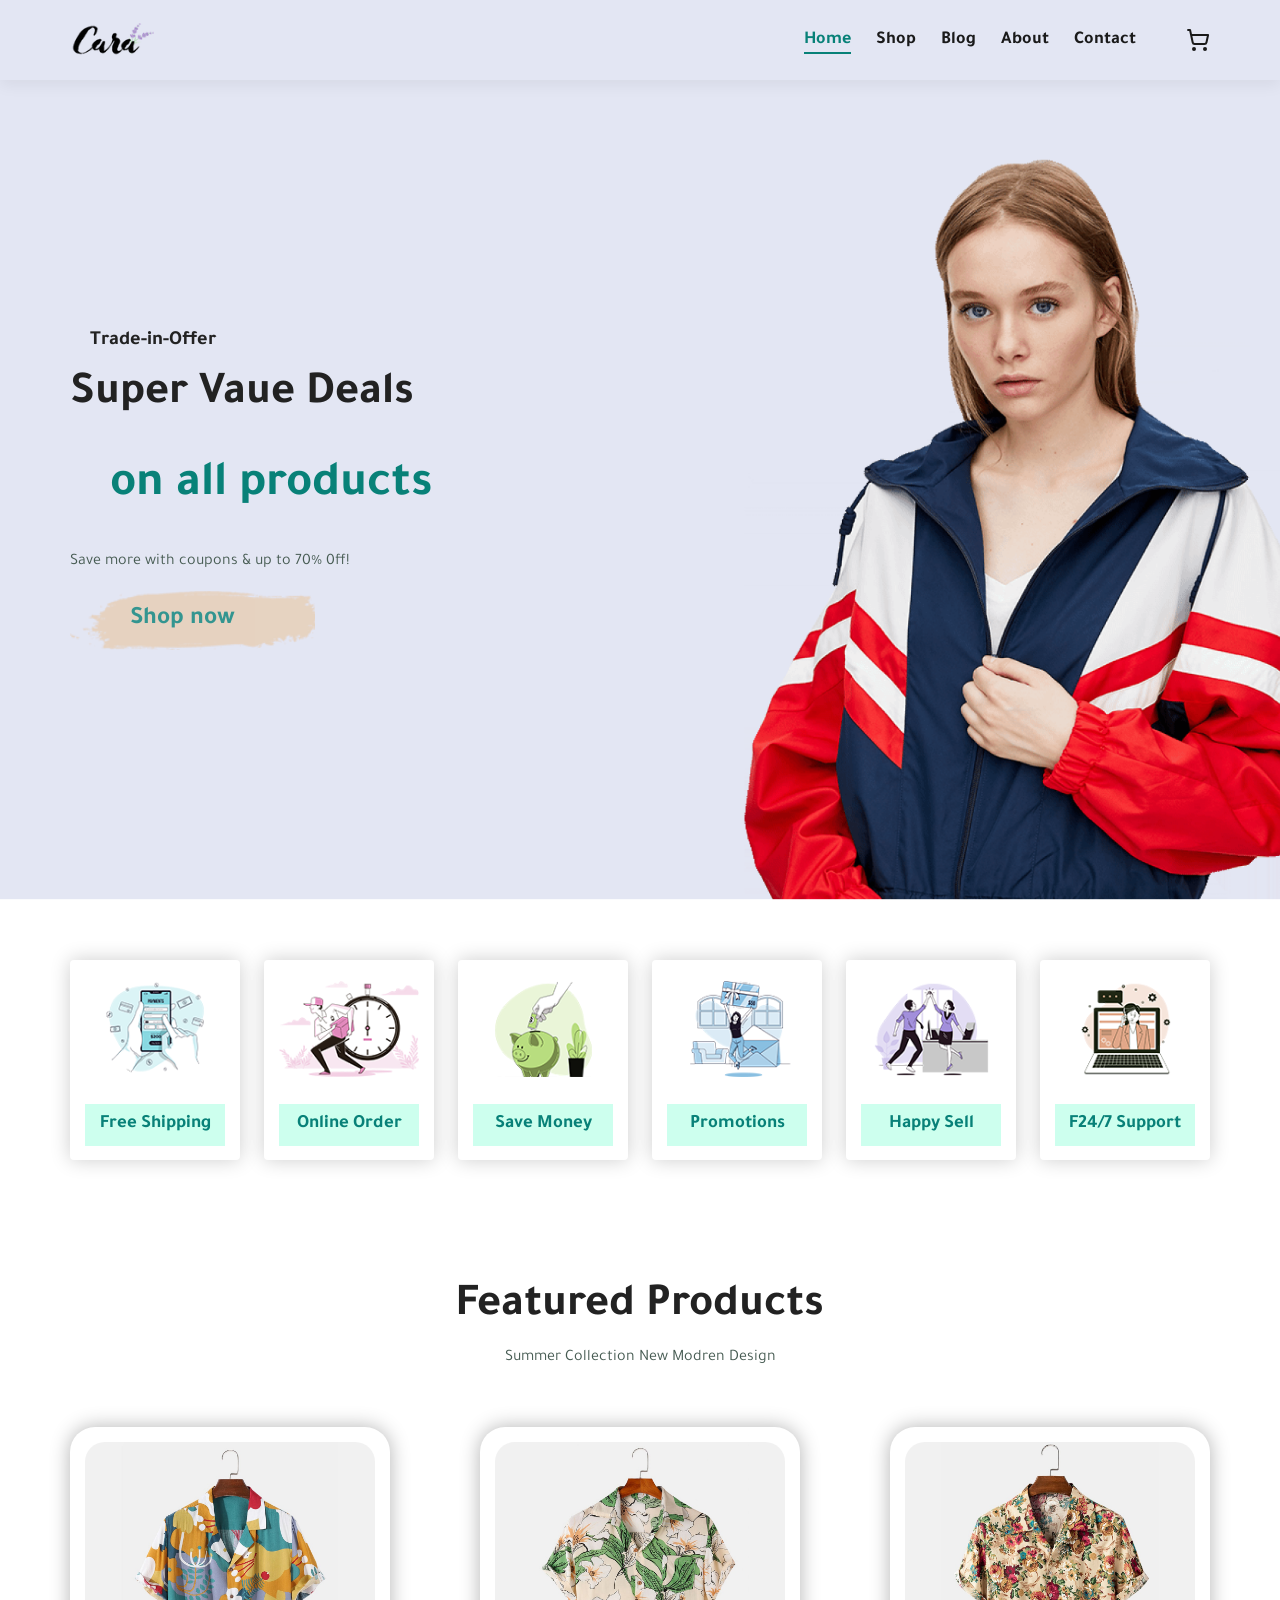
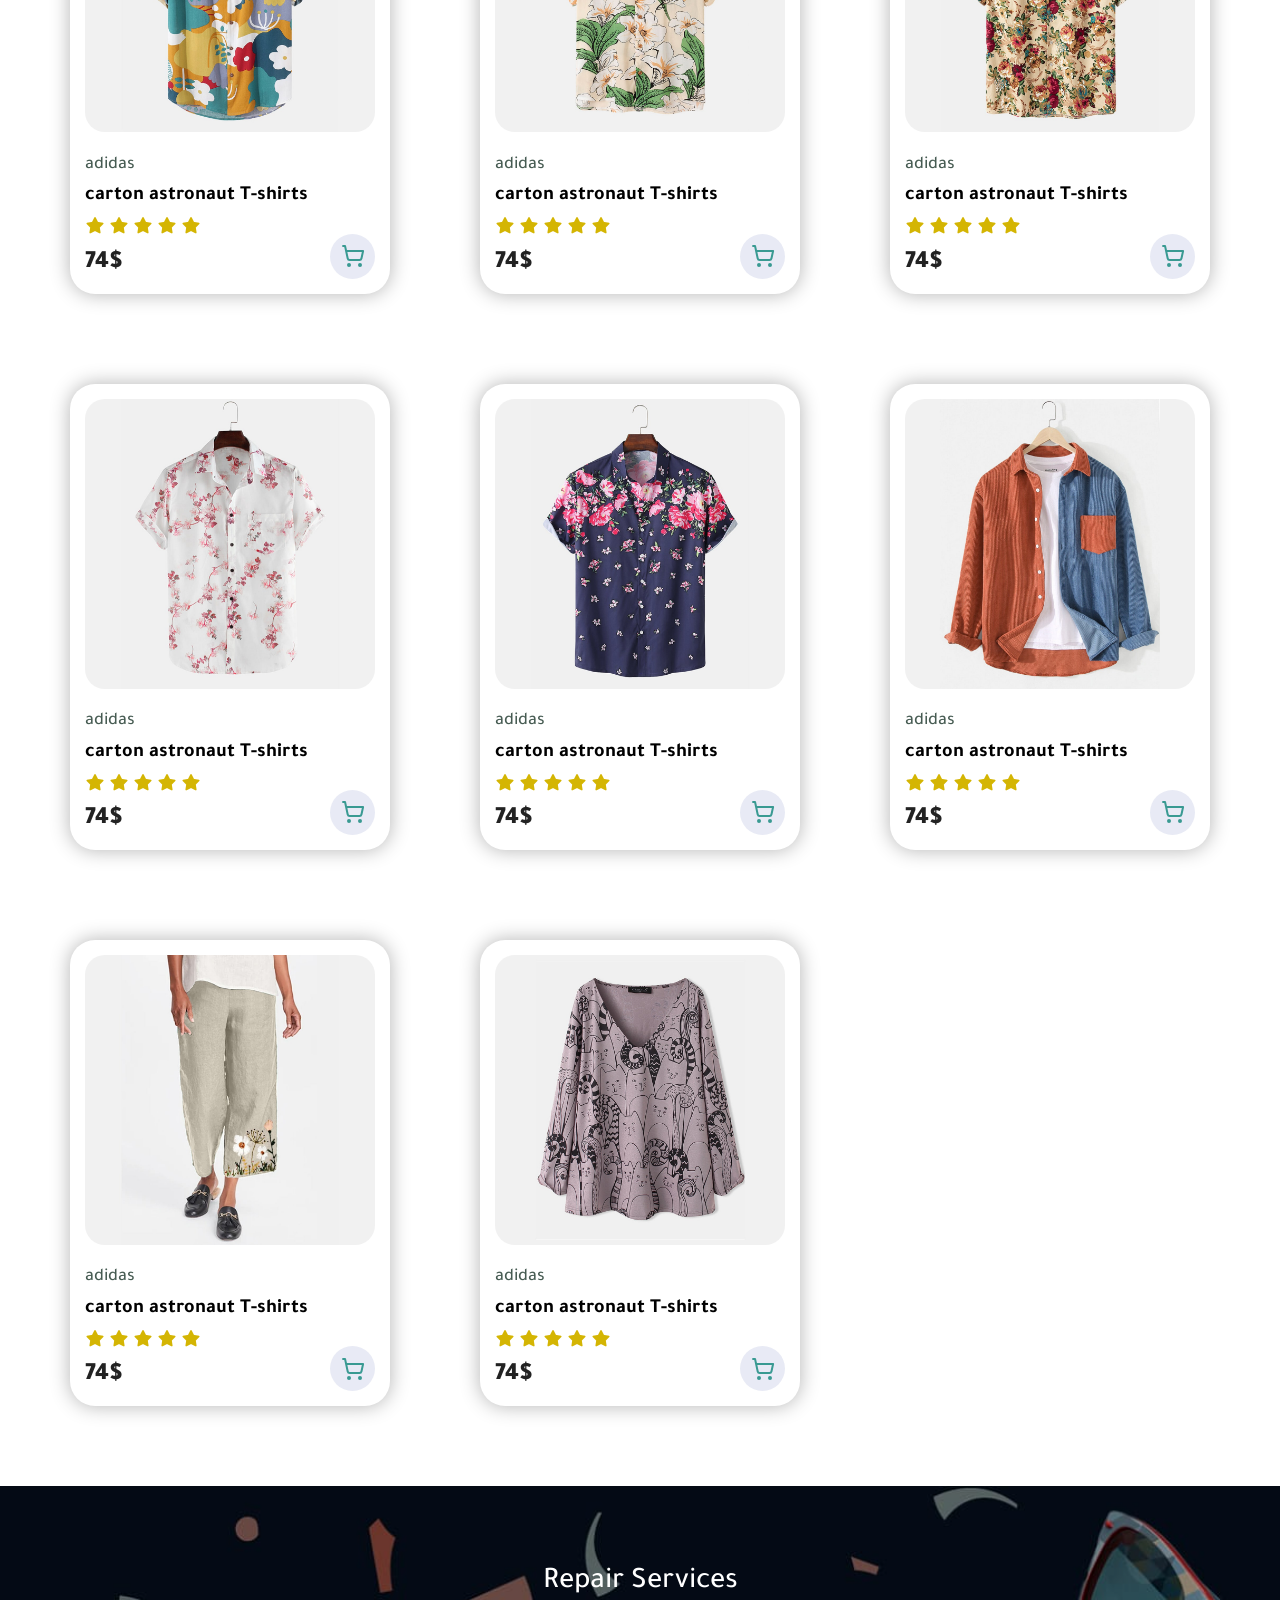
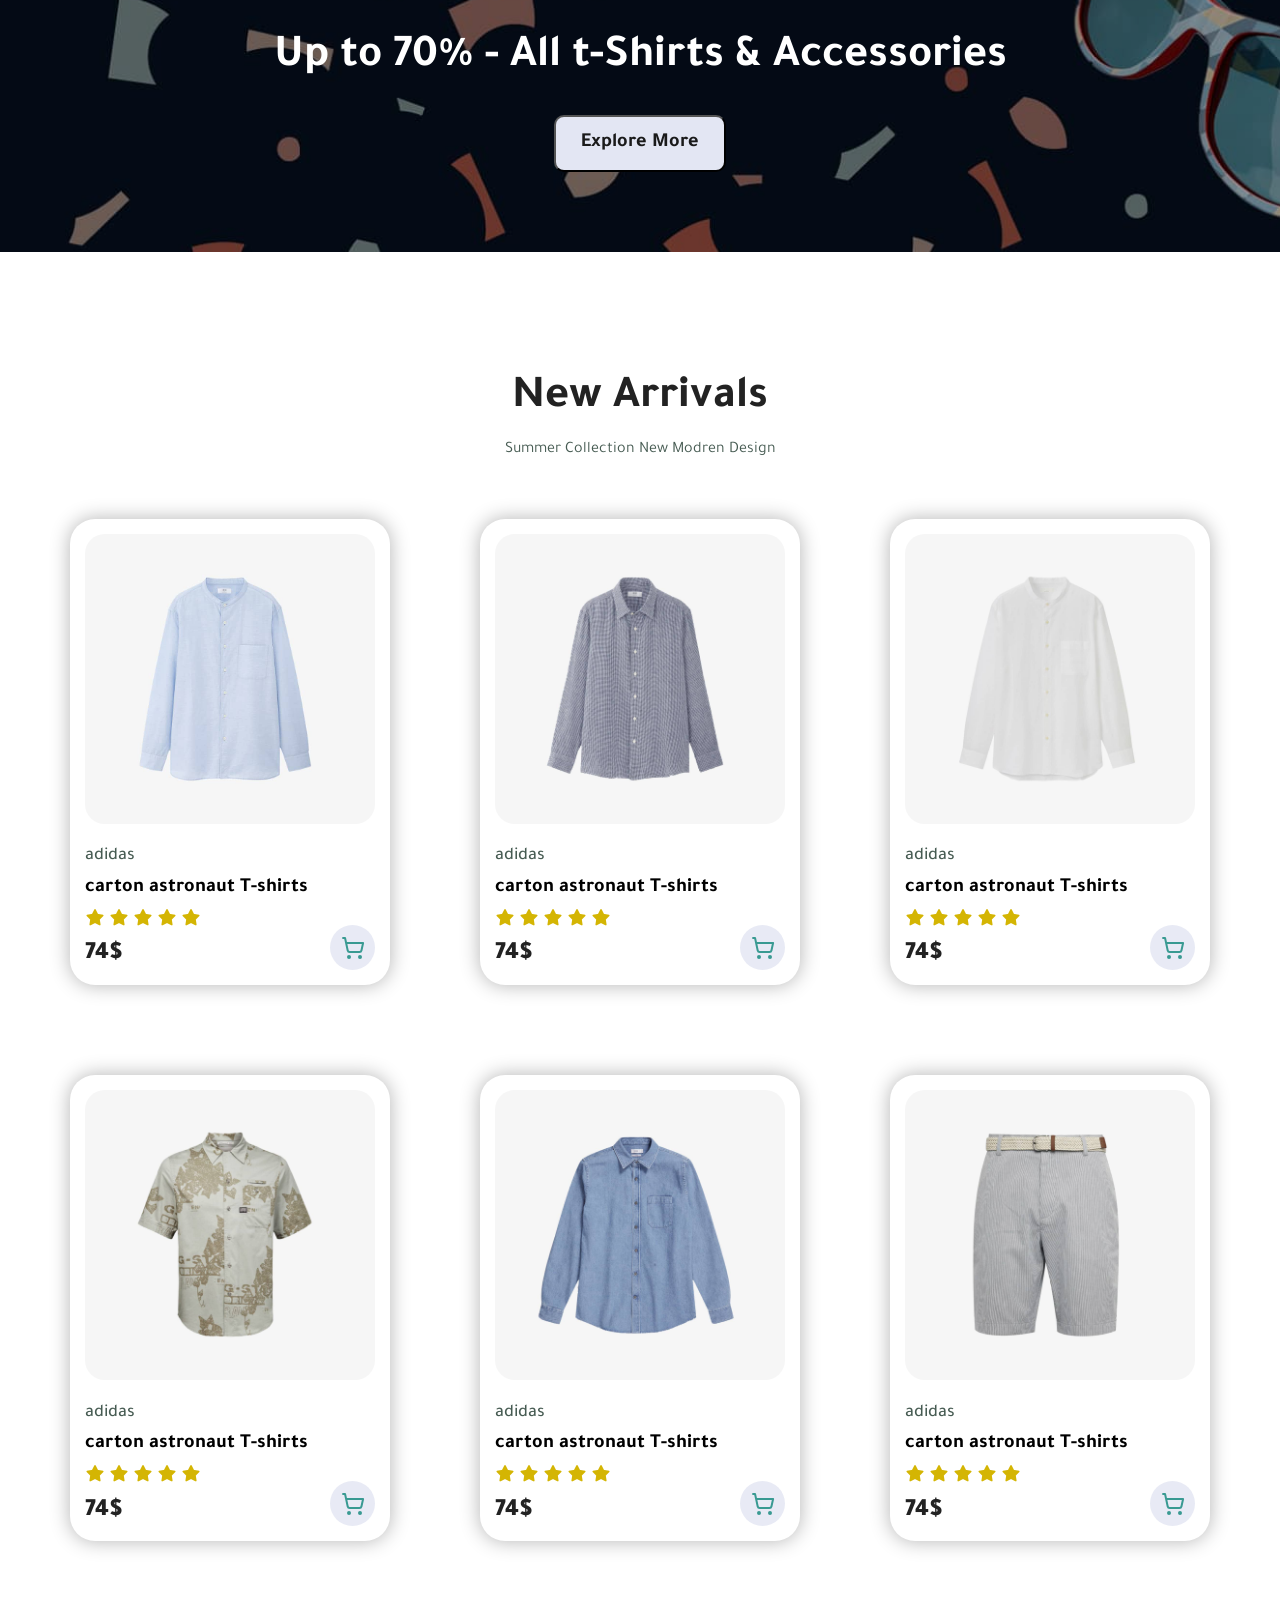
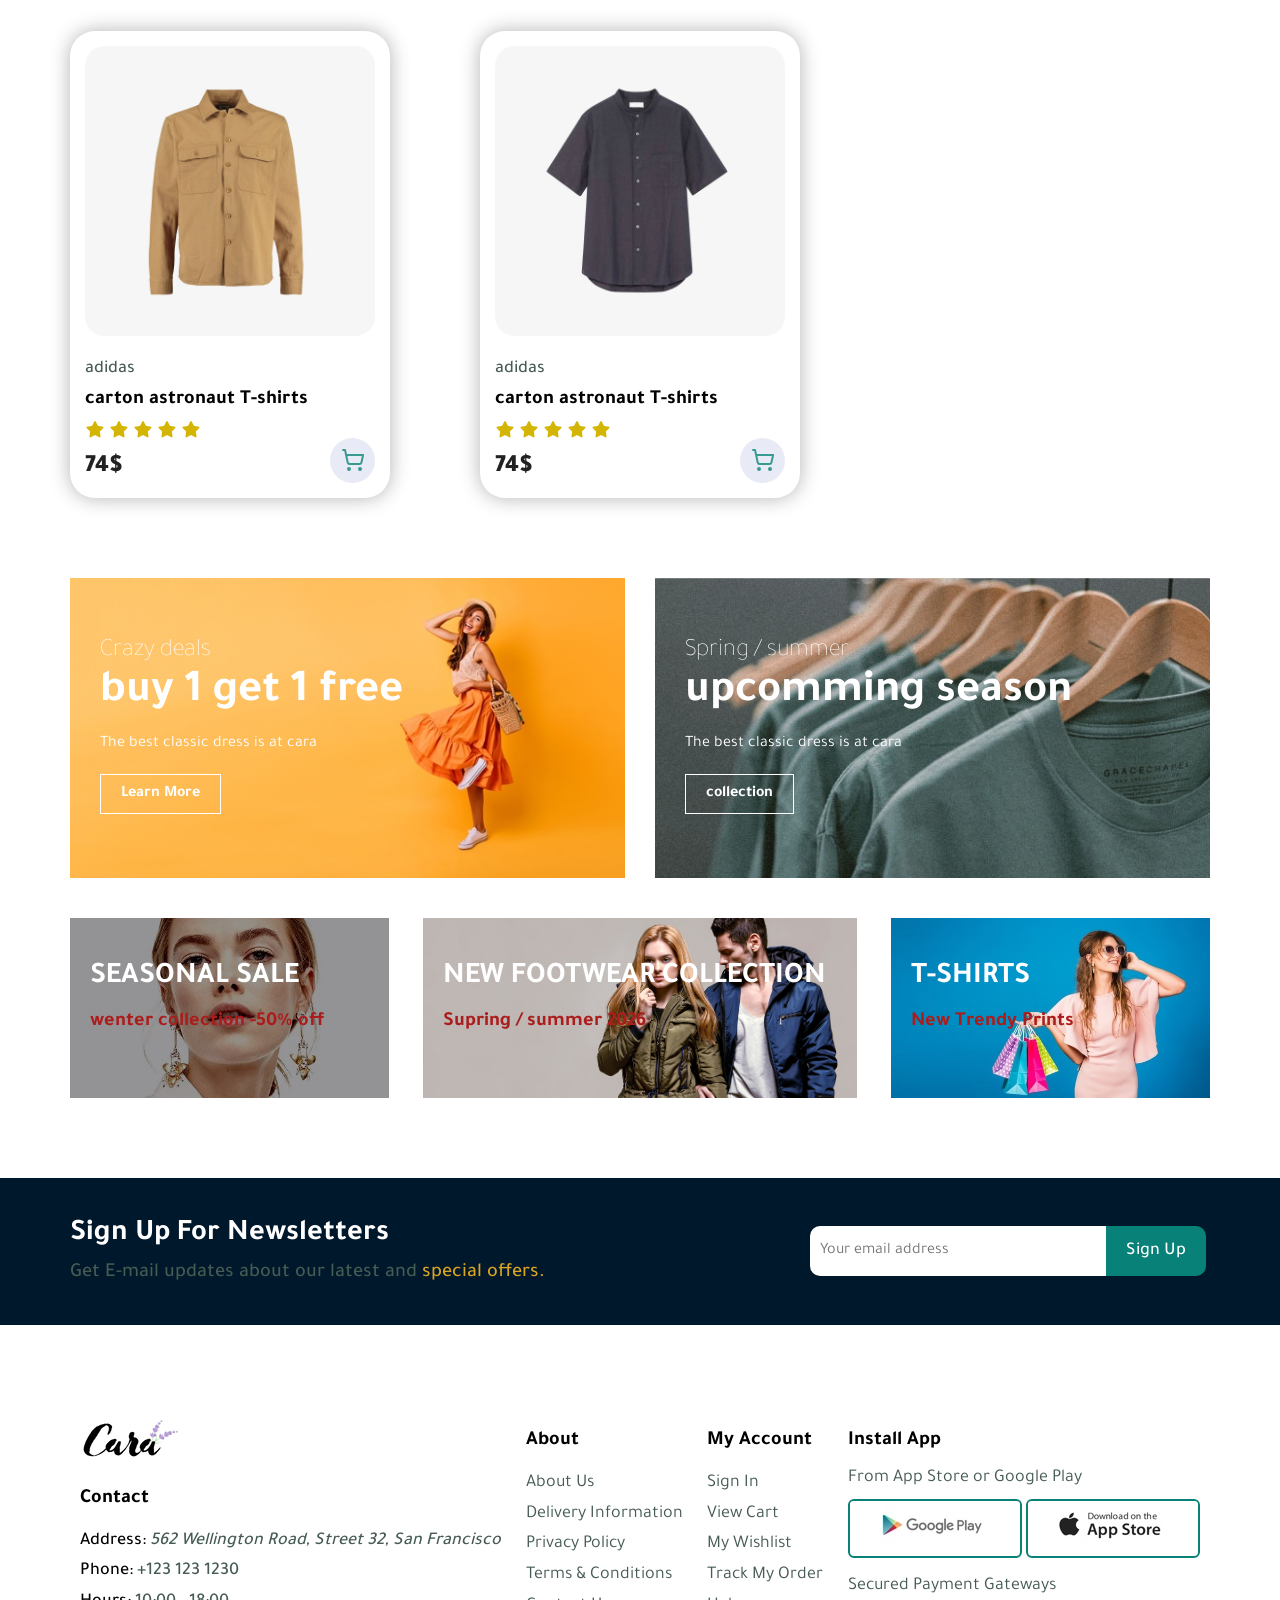
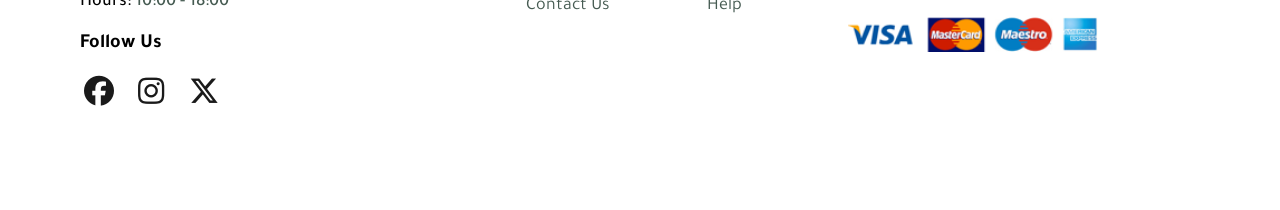
<file: index.html>
<!DOCTYPE html>
<html lang="en">
<head>
    <meta charset="UTF-8">
    <meta name="viewport" content="width=device-width, initial-scale=1.0">
    <title>mtjar</title>

    <!-- css style -->
    <link rel="stylesheet" href="css/norm.css">
    <link rel="stylesheet" href="css/all.min.css">
    <link rel="stylesheet" href="css/style.css">
    <!-- google font -->
    <link rel="preconnect" href="https://fonts.googleapis.com">
        <link rel="preconnect" href="https://fonts.gstatic.com" crossorigin>
<link href="https://fonts.googleapis.com/css2?family=Libre+Baskerville:ital,wght@0,400..700;1,400..700&family=Tajawal:wght@200;300;400;500;700;800;900&display=swap" rel="stylesheet">
</head>
<body>
    <header>
        <div class="container">

            <a href="#" class="logo">
                <img src="img/logo.png" alt="logo">
            </a>
        
            <nav>
                <ul>
                    <li id="close"><span>x</span></li>
                    <li ><a class="active" href="index.html">Home</a></li>
                    <li><a href="shop.html">Shop</a></li>
                    <li><a href="blog.html">Blog</a></li>
                    <li><a href="about.html">About</a></li>
                    <li><a href="contact.html">Contact</a></li>
                </ul>
                <a href='cart.html' class="cart">
                    <i data-lucide="shopping-cart"></i>
                    <span>0</span>
                </a>

                <span class="toggle">
                    <span></span>
                    <span></span>
                    <span></span>
                </span>
            </nav>

        </div>
    </header>
    <!-- ---------------------------------------- -->
                    <!-- section hero -->
    <!-- ---------------------------------------- -->
    
    <section class="hero">
        <div class="container">
            <h4>Trade-in-Offer</h4>
            <h2>Super Vaue Deals</h2>
            <h1>on all products</h1>
            <p>Save more with coupons & up to 70% 0ff!</p>
            <button>Shop now</button>
        </div>
    </section>

    <!-- ---------------------------------------- -->
                <!-- featurs section -->
    <!-- ---------------------------------------- -->

    <section class="featurs">
        <div class="container">
            <div class="featur">
                <img src="img/features/f1.png" alt="featur" />
                <h3>Free Shipping</h3>
            </div>
            <div class="featur">
                <img src="img/features/f2.png" alt="featur" />
                <h3>Online Order</h3>
            </div>
            <div class="featur">
                <img src="img/features/f3.png" alt="featur" />
                <h3>Save Money</h3>
            </div>
            <div class="featur">
                <img src="img/features/f4.png" alt="featur" />
                <h3>Promotions</h3>
            </div>
            <div class="featur">
                <img src="img/features/f5.png" alt="featur" />
                <h3>Happy Sell</h3>
            </div>
            <div class="featur">
                <img src="img/features/f6.png" alt="featur" />
                <h3>F24/7 Support</h3>
            </div>
        </div>
    </section>

<!-- ---------------------------------------- -->
                <!-- products section -->
<!-- ---------------------------------------- -->

<section class="products">
    <div class="container">
        <div class="main-heading sction-p1">
            <h2>Featured Products</h2>
            <p>Summer Collection New Modren Design</p>
        </div>

        <div class="selection">

            <div class="pro">
                <img src="img/products/f1.jpg" alt="T-shirt">
                <div class="des">
                    <span>adidas</span>
                    <h5>carton astronaut T-shirts</h5>
                    <div class="stars">
                        <i class="fas fa-star"></i>
                        <i class="fas fa-star"></i>
                        <i class="fas fa-star"></i>
                        <i class="fas fa-star"></i>
                        <i class="fas fa-star"></i>
                    </div>
                    <h4>74$</h4>
                </div>
                <div class="border">
                    <a href="detals.html" class="pay">
                        <i data-lucide="shopping-cart"></i>
                    </a>
                </div>
            </div>
            <div class="pro">
                <img src="img/products/f2.jpg" alt="T-shirt">
                <div class="des">
                    <span>adidas</span>
                    <h5>carton astronaut T-shirts</h5>
                    <div class="stars">
                        <i class="fas fa-star"></i>
                        <i class="fas fa-star"></i>
                        <i class="fas fa-star"></i>
                        <i class="fas fa-star"></i>
                        <i class="fas fa-star"></i>
                    </div>
                    <h4>74$</h4>
                </div>
                <div class="border">
                    <a href="detals.html" class="pay">
                        <i data-lucide="shopping-cart"></i>
                    </a>
                </div>
            </div>
            <div class="pro">
                <img src="img/products/f3.jpg" alt="T-shirt">
                <div class="des">
                    <span>adidas</span>
                    <h5>carton astronaut T-shirts</h5>
                    <div class="stars">
                        <i class="fas fa-star"></i>
                        <i class="fas fa-star"></i>
                        <i class="fas fa-star"></i>
                        <i class="fas fa-star"></i>
                        <i class="fas fa-star"></i>
                    </div>
                    <h4>74$</h4>
                </div>
                <div class="border">
                    <a href="detals.html" class="pay">
                        <i data-lucide="shopping-cart"></i>
                    </a>
                </div>
            </div>
            <div class="pro">
                <img src="img/products/f4.jpg" alt="T-shirt">
                <div class="des">
                    <span>adidas</span>
                    <h5>carton astronaut T-shirts</h5>
                    <div class="stars">
                        <i class="fas fa-star"></i>
                        <i class="fas fa-star"></i>
                        <i class="fas fa-star"></i>
                        <i class="fas fa-star"></i>
                        <i class="fas fa-star"></i>
                    </div>
                    <h4>74$</h4>
                </div>
                <div class="border">
                    <a href="detals.html" class="pay">
                        <i data-lucide="shopping-cart"></i>
                    </a>
                </div>
            </div>
            <div class="pro">
                <img src="img/products/f5.jpg" alt="T-shirt">
                <div class="des">
                    <span>adidas</span>
                    <h5>carton astronaut T-shirts</h5>
                    <div class="stars">
                        <i class="fas fa-star"></i>
                        <i class="fas fa-star"></i>
                        <i class="fas fa-star"></i>
                        <i class="fas fa-star"></i>
                        <i class="fas fa-star"></i>
                    </div>
                    <h4>74$</h4>
                </div>
                <div class="border">
                    <a href="detals.html" class="pay">
                        <i data-lucide="shopping-cart"></i>
                    </a>
                </div>
            </div>
            <div class="pro">
                <img src="img/products/f6.jpg" alt="T-shirt">
                <div class="des">
                    <span>adidas</span>
                    <h5>carton astronaut T-shirts</h5>
                    <div class="stars">
                        <i class="fas fa-star"></i>
                        <i class="fas fa-star"></i>
                        <i class="fas fa-star"></i>
                        <i class="fas fa-star"></i>
                        <i class="fas fa-star"></i>
                    </div>
                    <h4>74$</h4>
                </div>
                <div class="border">
                    <a href="detals.html" class="pay">
                        <i data-lucide="shopping-cart"></i>
                    </a>
                </div>
            </div>
            <div class="pro">
                <img src="img/products/f7.jpg" alt="T-shirt">
                <div class="des">
                    <span>adidas</span>
                    <h5>carton astronaut T-shirts</h5>
                    <div class="stars">
                        <i class="fas fa-star"></i>
                        <i class="fas fa-star"></i>
                        <i class="fas fa-star"></i>
                        <i class="fas fa-star"></i>
                        <i class="fas fa-star"></i>
                    </div>
                    <h4>74$</h4>
                </div>
                <div class="border">
                    <a href="detals.html" class="pay">
                        <i data-lucide="shopping-cart"></i>
                    </a>
                </div>
            </div>
            <div class="pro">
                <img src="img/products/f8.jpg" alt="T-shirt">
                <div class="des">
                    <span>adidas</span>
                    <h5>carton astronaut T-shirts</h5>
                    <div class="stars">
                        <i class="fas fa-star"></i>
                        <i class="fas fa-star"></i>
                        <i class="fas fa-star"></i>
                        <i class="fas fa-star"></i>
                        <i class="fas fa-star"></i>
                    </div>
                    <h4>74$</h4>
                </div>
                <div class="border">
                    <a href="detals.html" class="pay">
                        <i data-lucide="shopping-cart"></i>
                    </a>
                </div>
            </div>

        </div>
    </div>
</section>

<!-- ---------------------------------------- -->
            <!-- repair servese section -->
<!-- ---------------------------------------- -->

    <section class="repair">
        <div class="container">
            <p>Repair Services</p>
            <h2>Up to 70% - All t-Shirts & Accessories</h2>
            <button class="spicial">Explore More</button>
        </div>
    </section>

<!-- ---------------------------------------- -->
                <!-- products2 section -->
<!-- ---------------------------------------- -->

    <section class="products">
        <div class="container">
            <div class="main-heading sction-p1">
            <h2>New Arrivals</h2>
            <p>Summer Collection New Modren Design</p>
        </div>
            <div class="selection">

            <div class="pro">
                <img src="img/products/n1.jpg" alt="T-shirt">
                <div class="des">
                    <span>adidas</span>
                    <h5>carton astronaut T-shirts</h5>
                    <div class="stars">
                        <i class="fas fa-star"></i>
                        <i class="fas fa-star"></i>
                        <i class="fas fa-star"></i>
                        <i class="fas fa-star"></i>
                        <i class="fas fa-star"></i>
                    </div>
                    <h4>74$</h4>
                </div>
                <div class="border">
                    <a href="detals.html" class="pay">
                        <i data-lucide="shopping-cart"></i>
                    </a>
                </div>
            </div>
            <div class="pro">
                <img src="img/products/n2.jpg" alt="T-shirt">
                <div class="des">
                    <span>adidas</span>
                    <h5>carton astronaut T-shirts</h5>
                    <div class="stars">
                        <i class="fas fa-star"></i>
                        <i class="fas fa-star"></i>
                        <i class="fas fa-star"></i>
                        <i class="fas fa-star"></i>
                        <i class="fas fa-star"></i>
                    </div>
                    <h4>74$</h4>
                </div>
                <div class="border">
                    <a href="detals.html" class="pay">
                        <i data-lucide="shopping-cart"></i>
                    </a>
                </div>
            </div>
            <div class="pro">
                <img src="img/products/n3.jpg" alt="T-shirt">
                <div class="des">
                    <span>adidas</span>
                    <h5>carton astronaut T-shirts</h5>
                    <div class="stars">
                        <i class="fas fa-star"></i>
                        <i class="fas fa-star"></i>
                        <i class="fas fa-star"></i>
                        <i class="fas fa-star"></i>
                        <i class="fas fa-star"></i>
                    </div>
                    <h4>74$</h4>
                </div>
                <div class="border">
                    <a href="detals.html" class="pay">
                        <i data-lucide="shopping-cart"></i>
                    </a>
                </div>
            </div>
            <div class="pro">
                <img src="img/products/n4.jpg" alt="T-shirt">
                <div class="des">
                    <span>adidas</span>
                    <h5>carton astronaut T-shirts</h5>
                    <div class="stars">
                        <i class="fas fa-star"></i>
                        <i class="fas fa-star"></i>
                        <i class="fas fa-star"></i>
                        <i class="fas fa-star"></i>
                        <i class="fas fa-star"></i>
                    </div>
                    <h4>74$</h4>
                </div>
                <div class="border">
                    <a href="detals.html" class="pay">
                        <i data-lucide="shopping-cart"></i>
                    </a>
                </div>
            </div>
            <div class="pro">
                <img src="img/products/n5.jpg" alt="T-shirt">
                <div class="des">
                    <span>adidas</span>
                    <h5>carton astronaut T-shirts</h5>
                    <div class="stars">
                        <i class="fas fa-star"></i>
                        <i class="fas fa-star"></i>
                        <i class="fas fa-star"></i>
                        <i class="fas fa-star"></i>
                        <i class="fas fa-star"></i>
                    </div>
                    <h4>74$</h4>
                </div>
                <div class="border">
                    <a href="detals.html" class="pay">
                        <i data-lucide="shopping-cart"></i>
                    </a>
                </div>
            </div>
            <div class="pro">
                <img src="img/products/n6.jpg" alt="T-shirt">
                <div class="des">
                    <span>adidas</span>
                    <h5>carton astronaut T-shirts</h5>
                    <div class="stars">
                        <i class="fas fa-star"></i>
                        <i class="fas fa-star"></i>
                        <i class="fas fa-star"></i>
                        <i class="fas fa-star"></i>
                        <i class="fas fa-star"></i>
                    </div>
                    <h4>74$</h4>
                </div>
                <div class="border">
                    <a href="detals.html" class="pay">
                        <i data-lucide="shopping-cart"></i>
                    </a>
                </div>
            </div>
            <div class="pro">
                <img src="img/products/n7.jpg" alt="T-shirt">
                <div class="des">
                    <span>adidas</span>
                    <h5>carton astronaut T-shirts</h5>
                    <div class="stars">
                        <i class="fas fa-star"></i>
                        <i class="fas fa-star"></i>
                        <i class="fas fa-star"></i>
                        <i class="fas fa-star"></i>
                        <i class="fas fa-star"></i>
                    </div>
                    <h4>74$</h4>
                </div>
                <div class="border">
                    <a href="detals.html" class="pay">
                        <i data-lucide="shopping-cart"></i>
                    </a>
                </div>
            </div>
            <div class="pro">
                <img src="img/products/n8.jpg" alt="T-shirt">
                <div class="des">
                    <span>adidas</span>
                    <h5>carton astronaut T-shirts</h5>
                    <div class="stars">
                        <i class="fas fa-star"></i>
                        <i class="fas fa-star"></i>
                        <i class="fas fa-star"></i>
                        <i class="fas fa-star"></i>
                        <i class="fas fa-star"></i>
                    </div>
                    <h4>74$</h4>
                </div>
                <div class="border">
                    <a href="detals.html" class="pay">
                        <i data-lucide="shopping-cart"></i>
                    </a>
                </div>
            </div>

        </div>
        </div>
    </section>

<!-- ---------------------------------------- -->
                <!-- panars section -->
<!-- ---------------------------------------- -->

    <section class="panars">
        <div class="container">

            <div class="first-child">
                <div class="content con-1">
                    <h3>Crazy deals</h3>
                    <h2>buy 1 get 1 free</h2>
                    <p>The best classic dress is at cara</p>
                    <button>Learn More</button>
                </div>

                <div class="content con-2">
                    <h3>Spring / summer</h3>
                    <h2>upcomming season</h2>
                    <p>The best classic dress is at cara</p>
                    <button>collection</button>
                </div>

            </div>

            <div class="last-child">
                <div class="content con-1">
                    <h3>seasonal sale</h3>
                    <p>wenter collection -50% off</p>
                </div>
                <div class="content con-2">
                    <h3>new footwear collection</h3>
                    <p>Supring / summer 2026</p>
                </div>
                <div class="content con-3">
                    <h3>T-shirts</h3>
                    <p>New Trendy Prints</p>
                </div>
            </div>

        </div>
    </section>

<!-- ---------------------------------------- -->
                <!-- sign up -->
<!-- ---------------------------------------- -->

    <section class="sign-up">
        <div class="container">
            <div class="text">
                <h3>Sign Up For Newsletters</h3>
                <p>Get E-mail updates about our latest and <span>special offers.</span></p>
            </div>
            <form>
                <input type="email" placeholder="Your email address">
                <input type="submit" value="Sign Up">
            </form>
        </div>
    </section>

<!-- ---------------------------------------- -->
                <!-- footer -->
<!-- ---------------------------------------- -->

    <footer>
        <div class="container">
            <div class="info">
                <a href="#" class="logo-footer">
                    <img src="img/logo.png" alt="logo">
                </a>
                <div class="contact">
                    <h3>Contact</h3>
                    <ul>
                        <li>Address: <address>562 Wellington Road, Street 32, San Francisco</address></li>
                        <li>Phone: <a href="tel:+1231231230">+123 123 1230</a></li>
                        <li>Hours: <p>10:00 - 18:00</p></li>
                    </ul>
                </div>
                <div class="follow">
                    <h3>Follow Us</h3>
                    <ul>
                        <li><a href="#"><i class="fa-brands fa-facebook"></i></a></li>
                        <li><a href="#"><i class="fa-brands fa-instagram"></i></a></li>
                        <li><a href="#"><i class="fa-brands fa-x-twitter"></i></a></li>
                    </ul>
                </div>
            </div>
            <div class="about">
                <h3>About</h3>
                <ul>
                    <li><a href="about.html">About Us</a></li>
                    <li><a>Delivery Information</a></li>
                    <li><a>Privacy Policy</a></li>
                    <li><a>Terms & Conditions</a></li>
                    <li><a>Contact Us</a></li>
                </ul>
            </div>
            <div class="account">
                <h3>My Account</h3>
                <ul>
                    <li><a>Sign In</a></li>
                    <li><a href="cart.html">View Cart</a></li>
                    <li><a>My Wishlist</a></li>
                    <li><a>Track My Order</a></li>
                    <li><a>Help</a></li>
                </ul>
            </div>
            <div class="apps">
                <h3>Install App</h3>
                <p>From App Store or Google Play</p>
                <a href="#" class="instal"><img src="img/pay/play.jpg" alt="google play"></a>
                <a href="#" class="instal"><img src="img/pay/app.jpg" alt="app store"></a>
                <p>Secured Payment Gateways</p>
                <img class="pay" src="img/pay/pay.png" alt="visa">
            </div>
        </div>
    </footer>

<!-- ---------------------------------------- -->
                <!-- script of JS -->
<!-- ---------------------------------------- -->
<script src="js/main.js"></script>
<script src="icons/lucide.min.js"></script>
<script>
    lucide.createIcons();
</script>
</body>
</html>
</file>
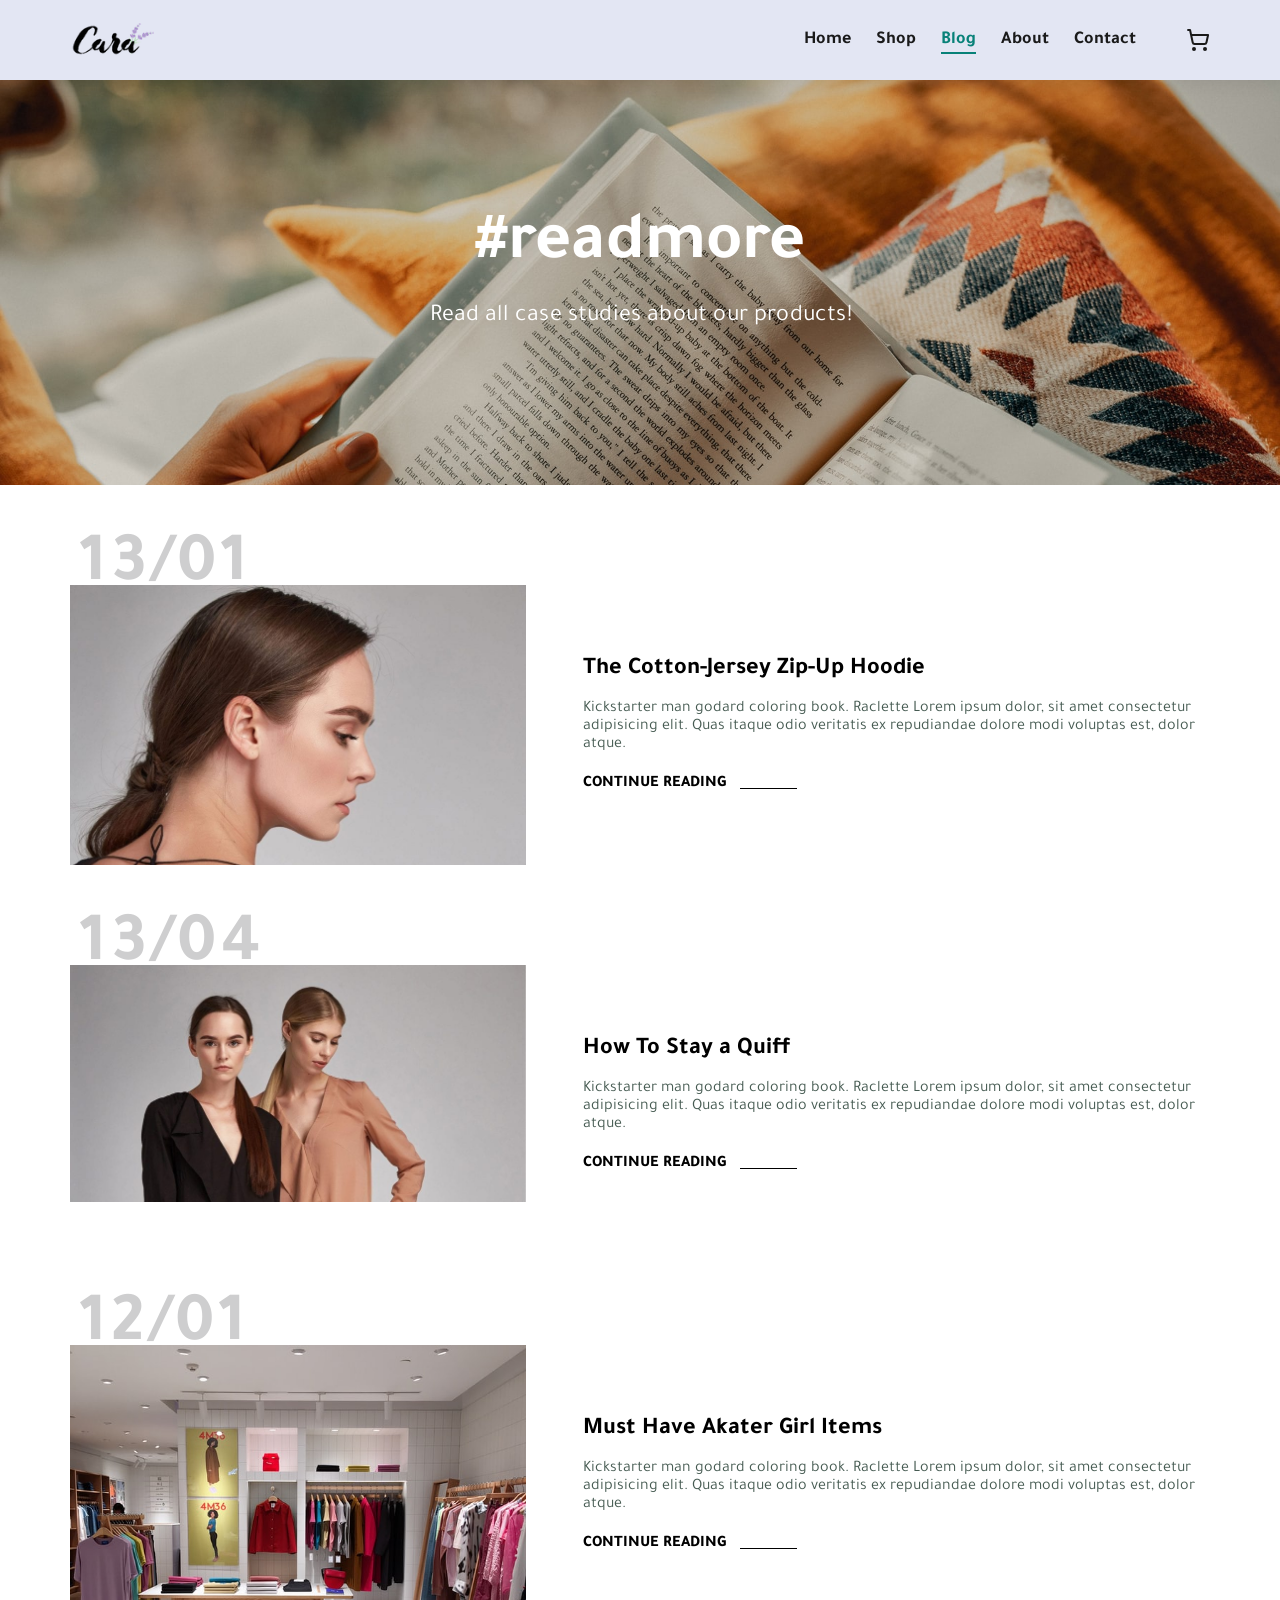
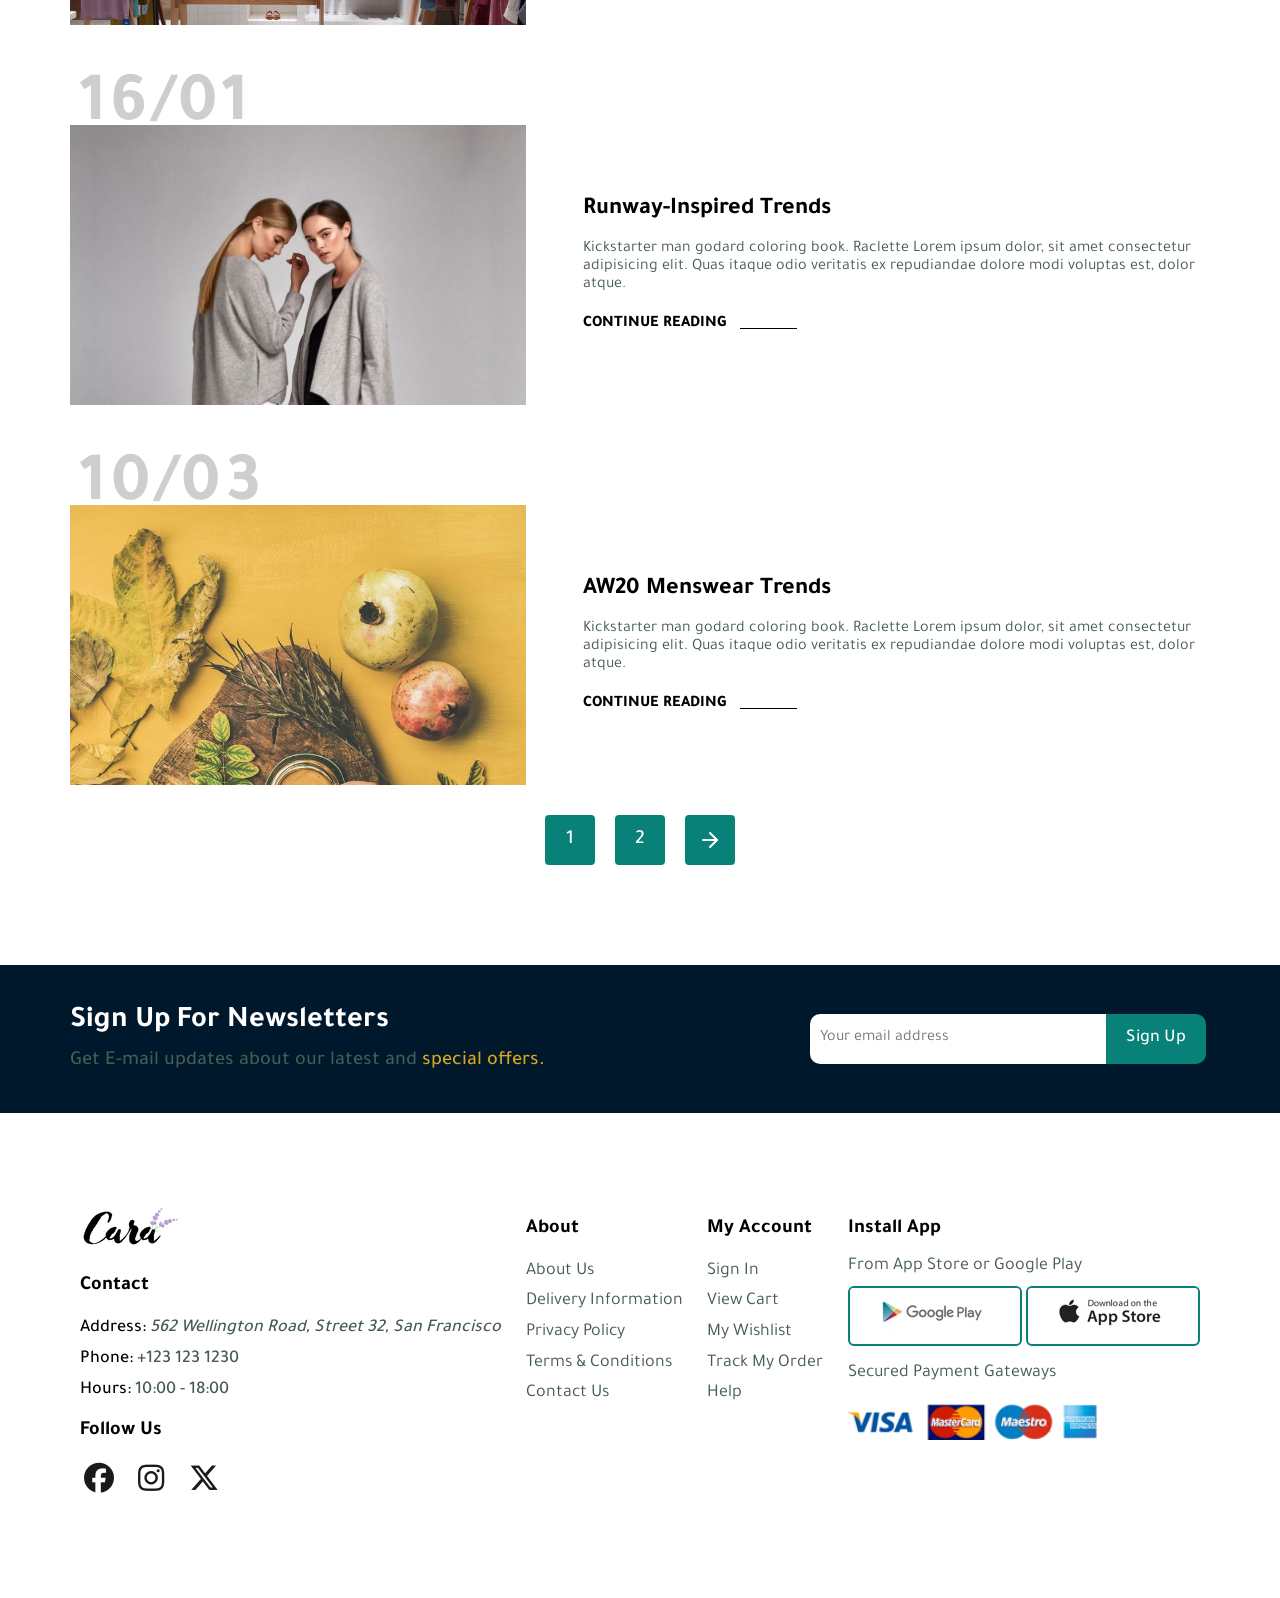
<file: blog.html>
<!DOCTYPE html>
<html lang="en">
<head>
    <meta charset="UTF-8">
    <meta name="viewport" content="width=device-width, initial-scale=1.0">
    <title>mtjar</title>

    <!-- css style -->
    <link rel="stylesheet" href="css/norm.css">
    <link rel="stylesheet" href="css/all.min.css">
    <link rel="stylesheet" href="css/style.css">
    <!-- google font -->
    <link rel="preconnect" href="https://fonts.googleapis.com">
        <link rel="preconnect" href="https://fonts.gstatic.com" crossorigin>
<link href="https://fonts.googleapis.com/css2?family=Libre+Baskerville:ital,wght@0,400..700;1,400..700&family=Tajawal:wght@200;300;400;500;700;800;900&display=swap" rel="stylesheet">
</head>
<body id="blog">
    <header>
        <div class="container">

            <a href="#" class="logo">
                <img src="img/logo.png" alt="logo">
            </a>
        
            <nav>
                <ul>
                    <li id="close"><span>x</span></li>
                    <li ><a  href="index.html">Home</a></li>
                    <li><a  href="shop.html">Shop</a></li>
                    <li><a class="active" href="blog.html">Blog</a></li>
                    <li><a href="about.html">About</a></li>
                    <li><a href="contact.html">Contact</a></li>
                </ul>
                <a href='cart.html' class="cart">
                    <i data-lucide="shopping-cart"></i>
                    <span>0</span>
                </a>

                <span class="toggle">
                    <span></span>
                    <span></span>
                    <span></span>
                </span>
            </nav>

        </div>
    </header>
    <!-- ---------------------------------------- -->
                    <!-- section hero -->
    <!-- ---------------------------------------- -->
    
    <section class="hero-page">
        <h2>#readmore</h2>
        <p>Read all case studies about our products!</p>
    </section>

<!-- ---------------------------------------- -->
                <!-- products section -->
<!-- ---------------------------------------- -->

<section class="content">
    <div class="container">
        <div class="row-line">
            <h1>13/01</h1>
            <div class="img-date">
                
                <img src="img/blog/b1.jpg">
            </div>
            <div class="text">
                <h3>The Cotton-Jersey Zip-Up Hoodie</h3>
                <p>Kickstarter man godard coloring book. Raclette Lorem ipsum dolor, sit amet consectetur adipisicing elit. Quas itaque odio veritatis ex repudiandae dolore modi voluptas est, dolor atque.</p>
                <a href="#">continue reading</a>
            </div>
        </div>
        <div class="row-line">
            <h1>13/04</h1>
            <div class="img-date">
                
                <img src="img/blog/b2.jpg">
            </div>
            <div class="text">
                <h3>How To Stay a Quiff</h3>
                <p>Kickstarter man godard coloring book. Raclette Lorem ipsum dolor, sit amet consectetur adipisicing elit. Quas itaque odio veritatis ex repudiandae dolore modi voluptas est, dolor atque.</p>
                <a href="#">continue reading</a>
            </div>
        </div>
        <div class="row-line">
            <h1>12/01</h1>
            <div class="img-date">
                
                <img src="img/blog/b3.jpg">
            </div>
            <div class="text">
                <h3>Must Have Akater Girl Items</h3>
                <p>Kickstarter man godard coloring book. Raclette Lorem ipsum dolor, sit amet consectetur adipisicing elit. Quas itaque odio veritatis ex repudiandae dolore modi voluptas est, dolor atque.</p>
                <a href="#">continue reading</a>
            </div>
        </div>
        <div class="row-line">
            <h1>16/01</h1>
            <div class="img-date">
                
                <img src="img/blog/b4.jpg">
            </div>
            <div class="text">
                <h3>Runway-Inspired Trends</h3>
                <p>Kickstarter man godard coloring book. Raclette Lorem ipsum dolor, sit amet consectetur adipisicing elit. Quas itaque odio veritatis ex repudiandae dolore modi voluptas est, dolor atque.</p>
                <a href="#">continue reading</a>
            </div>
        </div>
        <div class="row-line">
            <h1>10/03</h1>
            <div class="img-date">
                
                <img src="img/blog/b6.jpg">
            </div>
            <div class="text">
                <h3>AW20 Menswear Trends</h3>
                <p>Kickstarter man godard coloring book. Raclette Lorem ipsum dolor, sit amet consectetur adipisicing elit. Quas itaque odio veritatis ex repudiandae dolore modi voluptas est, dolor atque.</p>
                <a href="#">continue reading</a>
            </div>
        </div>
    </div>
    <div class="pagination">
        <span>1</span>
        <span>2</span>
        <span><i data-lucide="arrow-right"></i></span>
    </div>
</section>


<!-- ---------------------------------------- -->
                <!-- sign up -->
<!-- ---------------------------------------- -->

    <section class="sign-up">
        <div class="container">
            <div class="text">
                <h3>Sign Up For Newsletters</h3>
                <p>Get E-mail updates about our latest and <span>special offers.</span></p>
            </div>
            <form>
                <input type="email" placeholder="Your email address">
                <input type="submit" value="Sign Up">
            </form>
        </div>
    </section>

<!-- ---------------------------------------- -->
                <!-- footer -->
<!-- ---------------------------------------- -->

    <footer>
        <div class="container">
            <div class="info">
                <a href="#" class="logo-footer">
                    <img src="img/logo.png" alt="logo">
                </a>
                <div class="contact">
                    <h3>Contact</h3>
                    <ul>
                        <li>Address: <address>562 Wellington Road, Street 32, San Francisco</address></li>
                        <li>Phone: <a href="tel:+1231231230">+123 123 1230</a></li>
                        <li>Hours: <p>10:00 - 18:00</p></li>
                    </ul>
                </div>
                <div class="follow">
                    <h3>Follow Us</h3>
                    <ul>
                        <li><a href="#"><i class="fa-brands fa-facebook"></i></a></li>
                        <li><a href="#"><i class="fa-brands fa-instagram"></i></a></li>
                        <li><a href="#"><i class="fa-brands fa-x-twitter"></i></a></li>
                    </ul>
                </div>
            </div>
            <div class="about">
                <h3>About</h3>
                <ul>
                    <li><a href="about.html">About Us</a></li>
                    <li><a>Delivery Information</a></li>
                    <li><a>Privacy Policy</a></li>
                    <li><a>Terms & Conditions</a></li>
                    <li><a>Contact Us</a></li>
                </ul>
            </div>
            <div class="account">
                <h3>My Account</h3>
                <ul>
                    <li><a>Sign In</a></li>
                    <li><a href="cart.html">View Cart</a></li>
                    <li><a>My Wishlist</a></li>
                    <li><a>Track My Order</a></li>
                    <li><a>Help</a></li>
                </ul>
            </div>
            <div class="apps">
                <h3>Install App</h3>
                <p>From App Store or Google Play</p>
                <a href="#" class="instal"><img src="img/pay/play.jpg" alt="google play"></a>
                <a href="#" class="instal"><img src="img/pay/app.jpg" alt="app store"></a>
                <p>Secured Payment Gateways</p>
                <img class="pay" src="img/pay/pay.png" alt="visa">
            </div>
        </div>
    </footer>

<!-- ---------------------------------------- -->
                <!-- script of JS -->
<!-- ---------------------------------------- -->
<script src="js/main.js"></script>
<script src="icons/lucide.min.js"></script>
<script>
    lucide.createIcons();
</script>
</body>
</html>
</file>
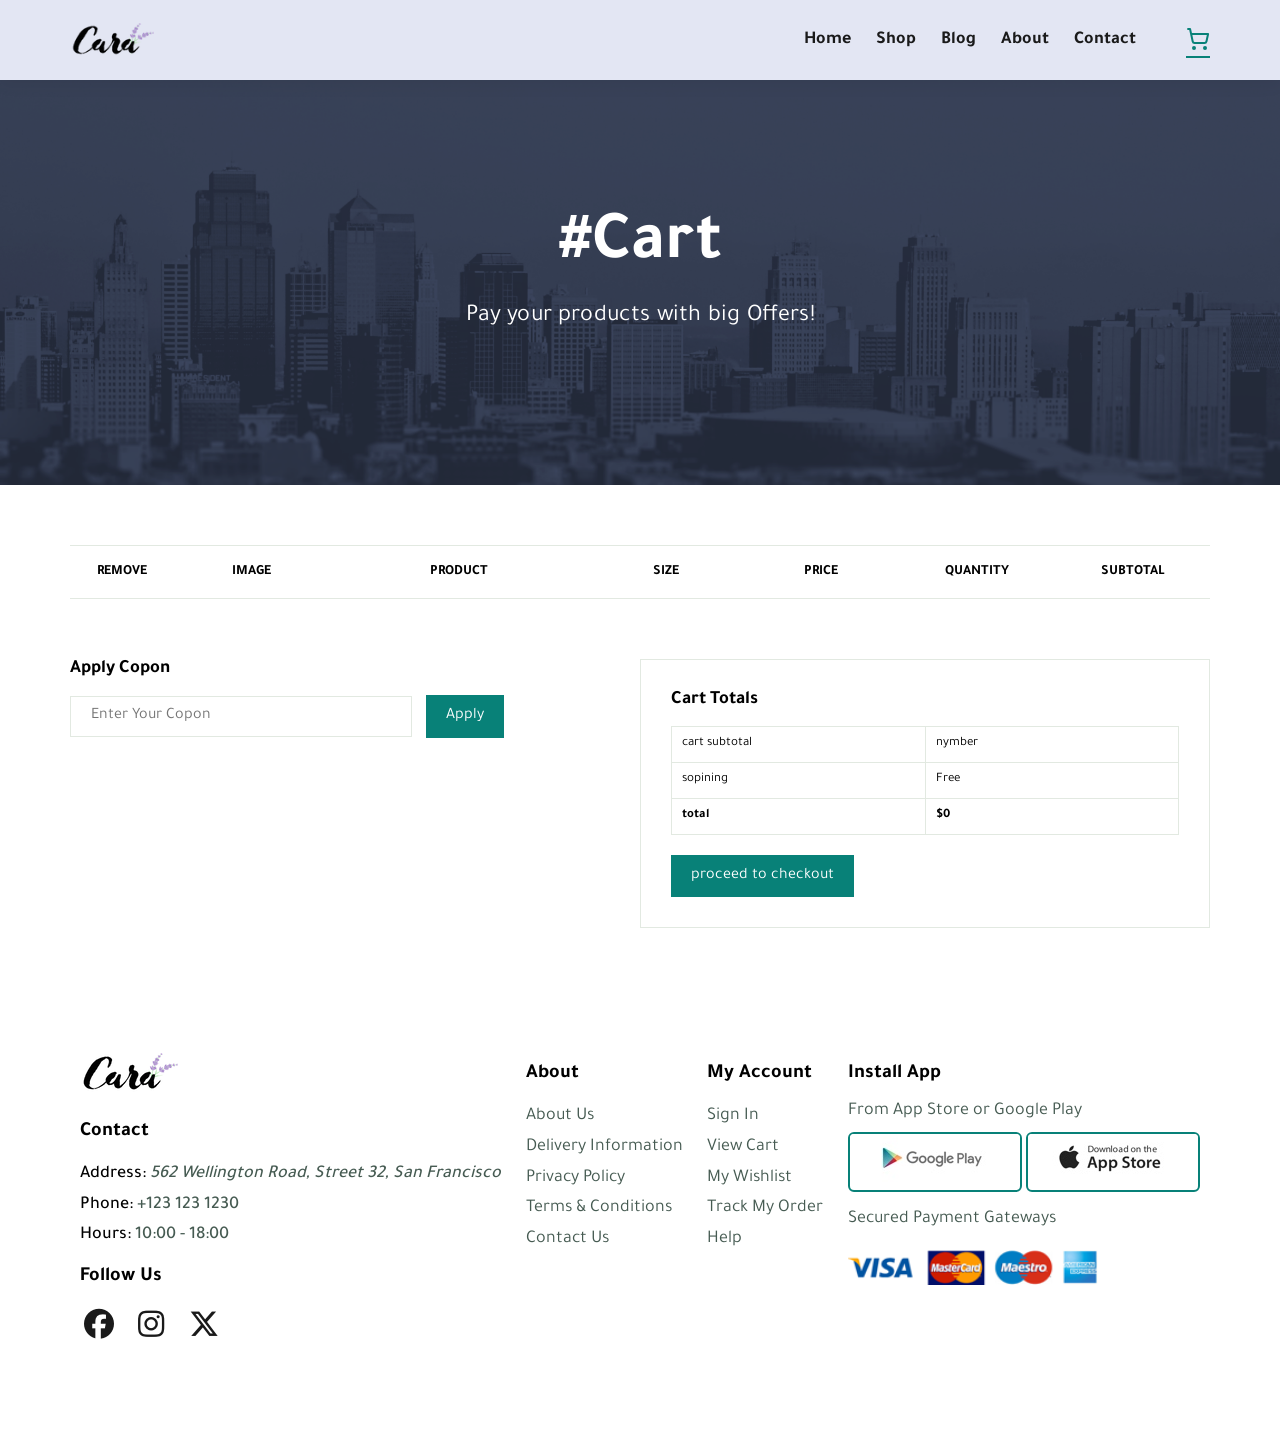
<file: cart.html>
<!DOCTYPE html>
<html lang="en">
<head>
    <meta charset="UTF-8">
    <meta name="viewport" content="width=device-width, initial-scale=1.0">
    <title>mtjar</title>

    <!-- css style -->
    <link rel="stylesheet" href="css/norm.css">
    <link rel="stylesheet" href="css/all.min.css">
    <link rel="stylesheet" href="css/style.css">
    <!-- google font -->
    <link rel="preconnect" href="https://fonts.googleapis.com">
        <link rel="preconnect" href="https://fonts.gstatic.com" crossorigin>
<link href="https://fonts.googleapis.com/css2?family=Libre+Baskerville:ital,wght@0,400..700;1,400..700&family=Tajawal:wght@200;300;400;500;700;800;900&display=swap" rel="stylesheet">
</head>
<body id="cart">
    <header>
        <div class="container">

            <a href="#" class="logo">
                <img src="img/logo.png" alt="logo">
            </a>
        
            <nav>
                <ul>
                    <li id="close"><span>x</span></li>
                    <li ><a  href="index.html">Home</a></li>
                    <li><a  href="shop.html">Shop</a></li>
                    <li><a href="blog.html">Blog</a></li>
                    <li><a href="about.html">About</a></li>
                    <li><a  href="contact.html">Contact</a></li>
                </ul>
                <a href='cart.html' class="cart active">
                    <i data-lucide="shopping-cart"></i>
                    <span>0</span>
                </a>

                <span class="toggle">
                    <span></span>
                    <span></span>
                    <span></span>
                </span>
            </nav>

        </div>
    </header>
    <!-- ---------------------------------------- -->
                    <!-- section hero -->
    <!-- ---------------------------------------- -->
    
    <section class="hero-page">
        <h2>#Cart</h2>
        <p>Pay your products with big Offers! </p>
    </section>


<!-- ---------------------------------------- -->
                <!-- table -->
<!-- ---------------------------------------- -->

    <section class="cart-sec">
        <div class="container">
            <table>
                <thead>
                    <tr>
                        <td>remove</td>
                        <td>image</td>
                        <td>product</td>
                        <td>size</td>
                        <td>price</td>
                        <td>quantity</td>
                        <td>subtotal</td>
                    </tr>
                </thead>

                <tbody>
                    <td class="non"><h1>You are Haven't Products To Pay</h1></td>
                </tbody>
            </table>
        </div>
    </section>

<!-- ------------------------------------------- -->
<!--                 cart-add                    -->
<!-- ------------------------------------------- -->

<section class="cart-add">
    <div class="container">
        <div class="copons">
            <h3>Apply Copon</h3>
            <div>
                <input type="text" placeholder="Enter Your Copon">
                <button class="normal">Apply</button>
            </div>
        </div>
        <div class="subtotal">
            <h3>Cart Totals</h3>
            <table>
                <tr>
                    <td>cart subtotal</td>
                    <td>nymber</td>
                </tr>
                <tr>
                    <td>sopining</td>
                    <td>Free</td>
                </tr>
                <tr>
                    <td><strong>total</strong></td>
                    <td class="total"><strong></strong></td>
                </tr>
            </table>
            <button class="normal">proceed to checkout</button>
        </div>
    </div>
</section>

<div class="overlay">
    <div class="alirt">
        <div class="top-bais">
            <div class="circl">
                <div class="truth">
                    <span class="colomn"></span>
                    <span class="row"></span>
                </div>
            </div>
        </div>
        <div class="confirm">
            <h2>Payment Process Completer</h2>
            <p>Thank You For Purchase From Our Store. <br />Your Order Will Arrive Soon as Possible </p>
        </div>
    </div>
</div>


<!-- ---------------------------------------- -->
                <!-- footer -->
<!-- ---------------------------------------- -->

    <footer>
        <div class="container">
            <div class="info">
                <a href="#" class="logo-footer">
                    <img src="img/logo.png" alt="logo">
                </a>
                <div class="contact">
                    <h3>Contact</h3>
                    <ul>
                        <li>Address: <address>562 Wellington Road, Street 32, San Francisco</address></li>
                        <li>Phone: <a href="tel:+1231231230">+123 123 1230</a></li>
                        <li>Hours: <p>10:00 - 18:00</p></li>
                    </ul>
                </div>
                <div class="follow">
                    <h3>Follow Us</h3>
                    <ul>
                        <li><a href="#"><i class="fa-brands fa-facebook"></i></a></li>
                        <li><a href="#"><i class="fa-brands fa-instagram"></i></a></li>
                        <li><a href="#"><i class="fa-brands fa-x-twitter"></i></a></li>
                    </ul>
                </div>
            </div>
            <div class="about">
                <h3>About</h3>
                <ul>
                    <li><a href="about.html">About Us</a></li>
                    <li><a>Delivery Information</a></li>
                    <li><a>Privacy Policy</a></li>
                    <li><a>Terms & Conditions</a></li>
                    <li><a>Contact Us</a></li>
                </ul>
            </div>
            <div class="account">
                <h3>My Account</h3>
                <ul>
                    <li><a>Sign In</a></li>
                    <li><a href="cart.html">View Cart</a></li>
                    <li><a>My Wishlist</a></li>
                    <li><a>Track My Order</a></li>
                    <li><a>Help</a></li>
                </ul>
            </div>
            <div class="apps">
                <h3>Install App</h3>
                <p>From App Store or Google Play</p>
                <a href="#" class="instal"><img src="img/pay/play.jpg" alt="google play"></a>
                <a href="#" class="instal"><img src="img/pay/app.jpg" alt="app store"></a>
                <p>Secured Payment Gateways</p>
                <img class="pay" src="img/pay/pay.png" alt="visa">
            </div>
        </div>
    </footer>


<!-- ---------------------------------------- -->
                <!-- script of JS -->
<!-- ---------------------------------------- -->
<script src="js/main.js"></script>
<script src="icons/lucide.min.js"></script>
<script>
    lucide.createIcons();
</script>
</body>
</html>
</file>
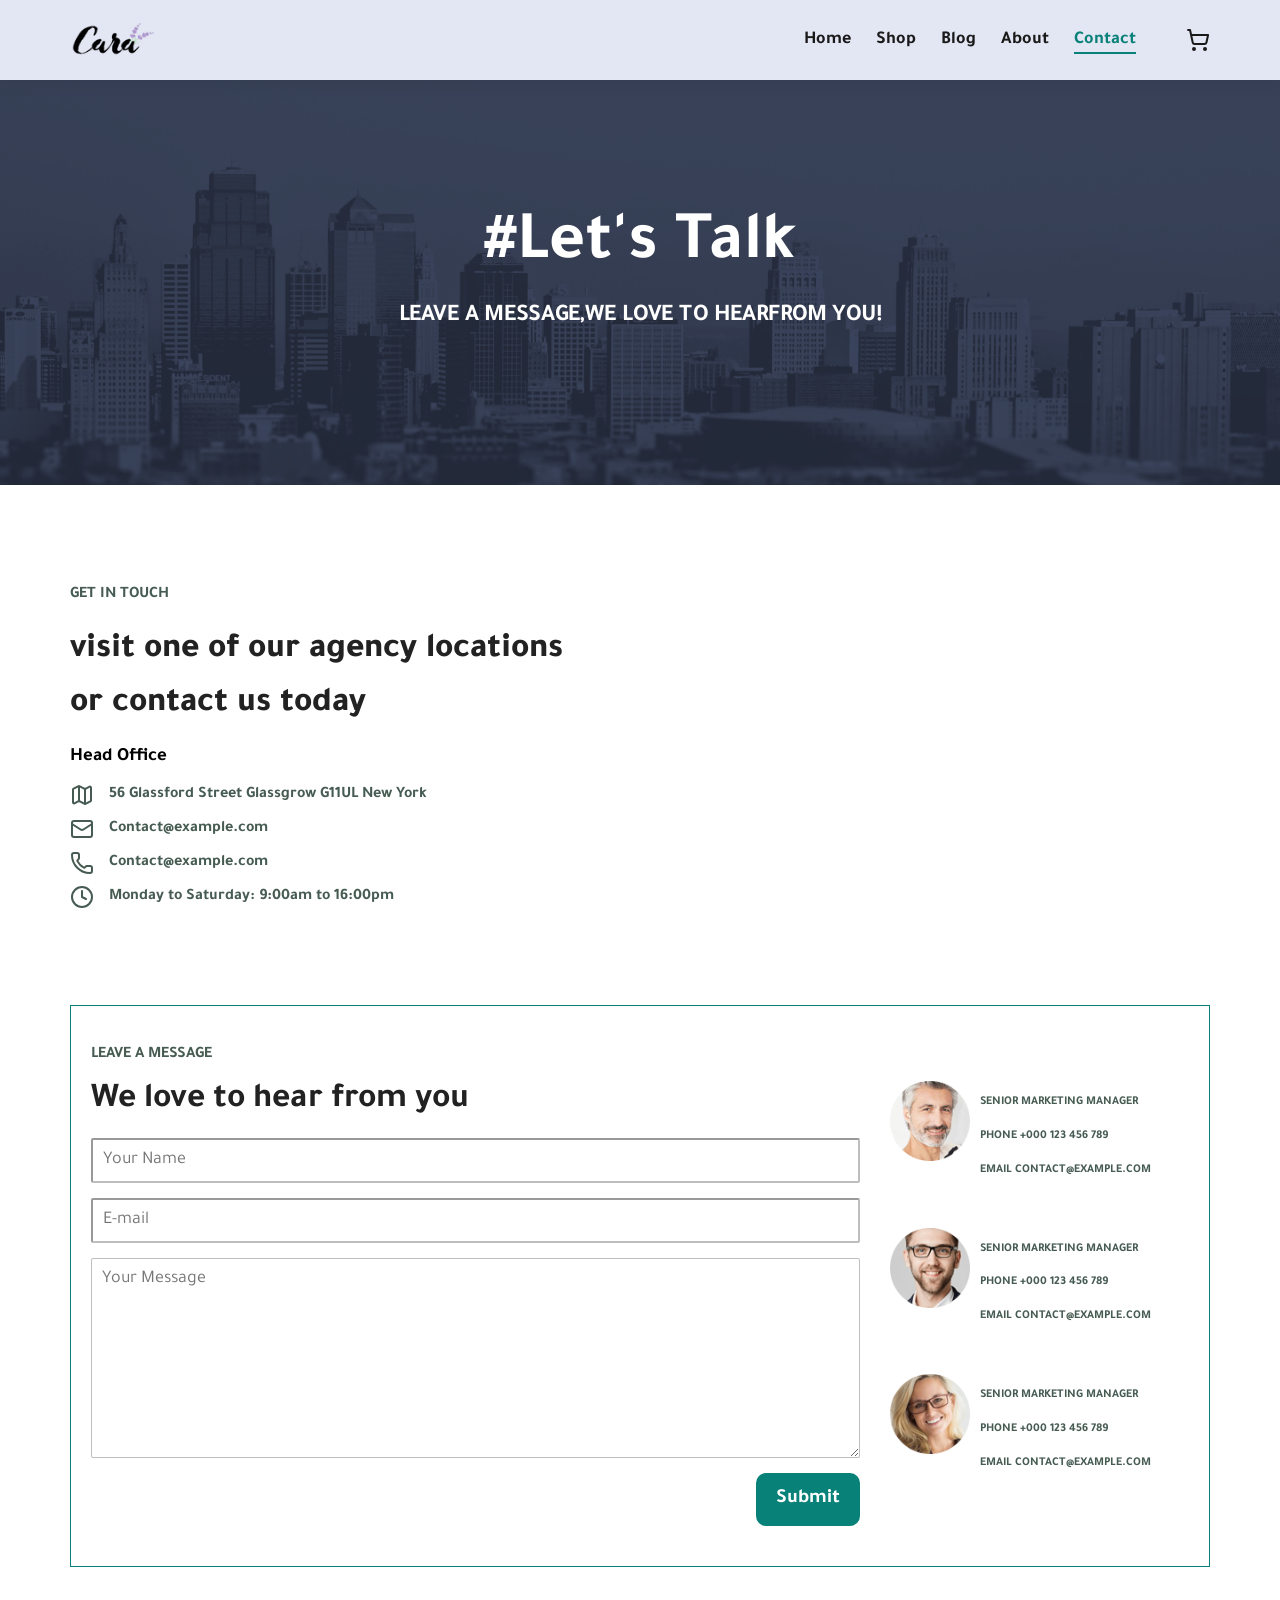
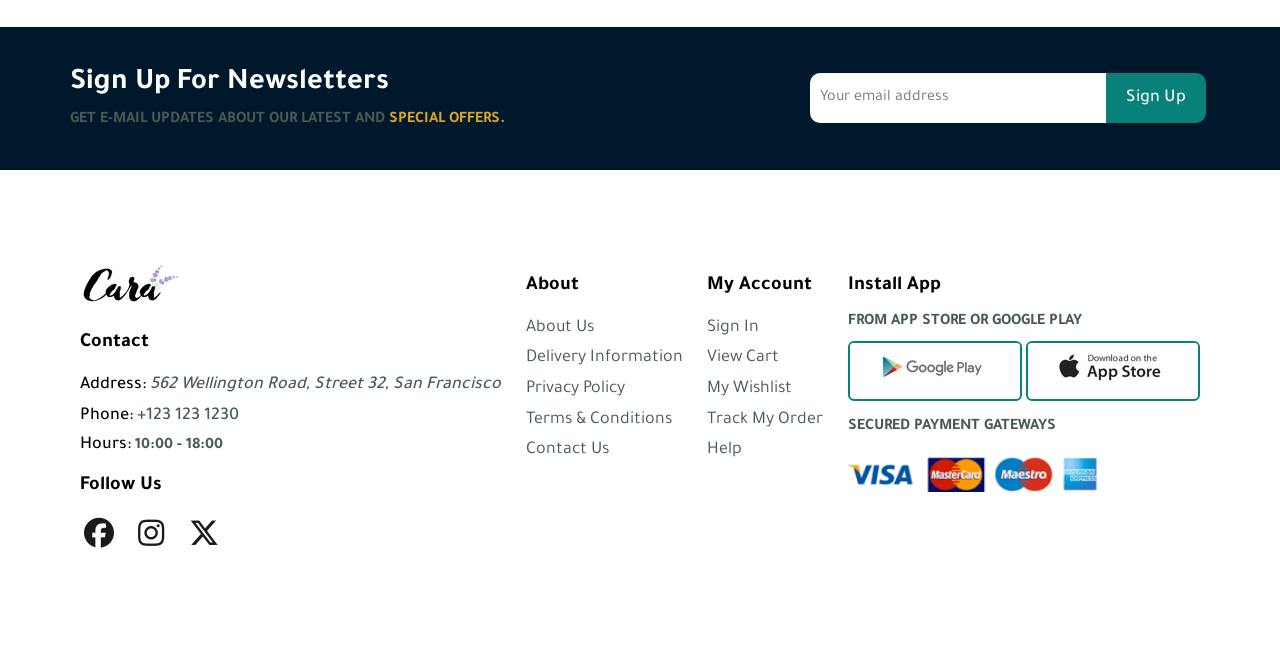
<file: contact.html>
<!DOCTYPE html>
<html lang="en">
<head>
    <meta charset="UTF-8">
    <meta name="viewport" content="width=device-width, initial-scale=1.0">
    <title>mtjar</title>

    <!-- css style -->
    <link rel="stylesheet" href="css/norm.css">
    <link rel="stylesheet" href="css/all.min.css">
    <link rel="stylesheet" href="css/style.css">
    <!-- google font -->
    <link rel="preconnect" href="https://fonts.googleapis.com">
        <link rel="preconnect" href="https://fonts.gstatic.com" crossorigin>
<link href="https://fonts.googleapis.com/css2?family=Libre+Baskerville:ital,wght@0,400..700;1,400..700&family=Tajawal:wght@200;300;400;500;700;800;900&display=swap" rel="stylesheet">
</head>
<body id="contact">
    <header>
        <div class="container">

            <a href="#" class="logo">
                <img src="img/logo.png" alt="logo">
            </a>
        
            <nav>
                <ul>
                    <li id="close"><span>x</span></li>
                    <li ><a  href="index.html">Home</a></li>
                    <li><a  href="shop.html">Shop</a></li>
                    <li><a href="blog.html">Blog</a></li>
                    <li><a href="about.html">About</a></li>
                    <li><a class="active" href="contact.html">Contact</a></li>
                </ul>
                <a href='cart.html' class="cart">
                    <i data-lucide="shopping-cart"></i>
                    <span>0</span>
                </a>

                <span class="toggle">
                    <span></span>
                    <span></span>
                    <span></span>
                </span>
            </nav>

        </div>
    </header>
    <!-- ---------------------------------------- -->
                    <!-- section hero -->
    <!-- ---------------------------------------- -->
    
    <section class="hero-page">
        <h2>#Let's Talk</h2>
        <p>LEAVE A MESSAGE,We love to hearfrom you! </p>
    </section>

<!-- ---------------------------------------- -->
                <!-- location section -->
<!-- ---------------------------------------- -->

<section class="location">
    <div class="container">
        <div class="text">
            <p>get in touch</p>
            <h2>visit one of our agency locations or contact us today</h2>
            <h3>Head Office</h3>
            <ul>
                <li><i data-lucide="map"></i> 56 Glassford Street Glassgrow G11UL New York</li>
                <li><i data-lucide="mail"></i>Contact@example.com</li>
                <li><i data-lucide="phone"></i>Contact@example.com</li>
                <li><i data-lucide="clock-4"></i>Monday to Saturday: 9:00am to 16:00pm</li>
            </ul>
        </div>
        <div class="map">
            <iframe src="https://www.google.com/maps/embed?pb=!1m18!1m12!1m3!1d3627.674678810591!2d36.25931327516789!3d33.51198169974961!2m3!1f0!2f0!3f0!3m2!1i1024!2i768!4f13.1!3m3!1m2!1s0x1518e6dc413cc6a7%3A0x6b9f66ebd1e394f2!2sDamascus%2C%20Syria!5e0!3m2!1sen!2s!4v1784409144633!5m2!1sen!2s" width="600" height="450" style="border:0;" allowfullscreen="" loading="lazy" referrerpolicy="strict-origin-when-cross-origin"></iframe>
        </div>
    </div>
</section>


<!-- ---------------------------------------- -->
                <!-- mail section -->
<!-- ---------------------------------------- -->

<section class="mail">
    <div class="container">
        <div class="con">
            <div class="inputs">
                <p>leave a message</p>
                <h2>We love to hear from you</h2>
                <form action="">
                    <input type="text" placeholder="Your Name">
                    <input type="email" placeholder="E-mail">
                    <textarea placeholder="Your Message"></textarea>
                    <input type="submit" value="Submit">
                </form>
            </div>
            <div class="seo">
                <div class="marketing">
                    <img src="img/people/1.png" alt="">
                    <div class="text">
                        <p>senior Marketing Manager</p>
                        <p>Phone +000 123 456 789</p>
                        <p>Email Contact@example.com</p>
                    </div>
                </div>
                <div class="marketing">
                    <img src="img/people/2.png" alt="">
                    <div class="text">
                        <p>senior Marketing Manager</p>
                        <p>Phone +000 123 456 789</p>
                        <p>Email Contact@example.com</p>
                    </div>
                </div>
                <div class="marketing">
                    <img src="img/people/3.png" alt="">
                    <div class="text">
                        <p>senior Marketing Manager</p>
                        <p>Phone +000 123 456 789</p>
                        <p>Email Contact@example.com</p>
                    </div>
                </div>
            </div>
        </div>
    </div>
</section>

<!-- ---------------------------------------- -->
                <!-- sign up -->
<!-- ---------------------------------------- -->

    <section class="sign-up">
        <div class="container">
            <div class="text">
                <h3>Sign Up For Newsletters</h3>
                <p>Get E-mail updates about our latest and <span>special offers.</span></p>
            </div>
            <form>
                <input type="email" placeholder="Your email address">
                <input type="submit" value="Sign Up">
            </form>
        </div>
    </section>

<!-- ---------------------------------------- -->
                <!-- footer -->
<!-- ---------------------------------------- -->

    <footer>
        <div class="container">
            <div class="info">
                <a href="#" class="logo-footer">
                    <img src="img/logo.png" alt="logo">
                </a>
                <div class="contact">
                    <h3>Contact</h3>
                    <ul>
                        <li>Address: <address>562 Wellington Road, Street 32, San Francisco</address></li>
                        <li>Phone: <a href="tel:+1231231230">+123 123 1230</a></li>
                        <li>Hours: <p>10:00 - 18:00</p></li>
                    </ul>
                </div>
                <div class="follow">
                    <h3>Follow Us</h3>
                    <ul>
                        <li><a href="#"><i class="fa-brands fa-facebook"></i></a></li>
                        <li><a href="#"><i class="fa-brands fa-instagram"></i></a></li>
                        <li><a href="#"><i class="fa-brands fa-x-twitter"></i></a></li>
                    </ul>
                </div>
            </div>
            <div class="about">
                <h3>About</h3>
                <ul>
                    <li><a href="about.html">About Us</a></li>
                    <li><a>Delivery Information</a></li>
                    <li><a>Privacy Policy</a></li>
                    <li><a>Terms & Conditions</a></li>
                    <li><a>Contact Us</a></li>
                </ul>
            </div>
            <div class="account">
                <h3>My Account</h3>
                <ul>
                    <li><a>Sign In</a></li>
                    <li><a href="cart.html">View Cart</a></li>
                    <li><a>My Wishlist</a></li>
                    <li><a>Track My Order</a></li>
                    <li><a>Help</a></li>
                </ul>
            </div>
            <div class="apps">
                <h3>Install App</h3>
                <p>From App Store or Google Play</p>
                <a href="#" class="instal"><img src="img/pay/play.jpg" alt="google play"></a>
                <a href="#" class="instal"><img src="img/pay/app.jpg" alt="app store"></a>
                <p>Secured Payment Gateways</p>
                <img class="pay" src="img/pay/pay.png" alt="visa">
            </div>
        </div>
    </footer>

<!-- ---------------------------------------- -->
                <!-- script of JS -->
<!-- ---------------------------------------- -->
<script src="js/main.js"></script>
<script src="icons/lucide.min.js"></script>
<script>
    lucide.createIcons();
</script>
</body>
</html>
</file>
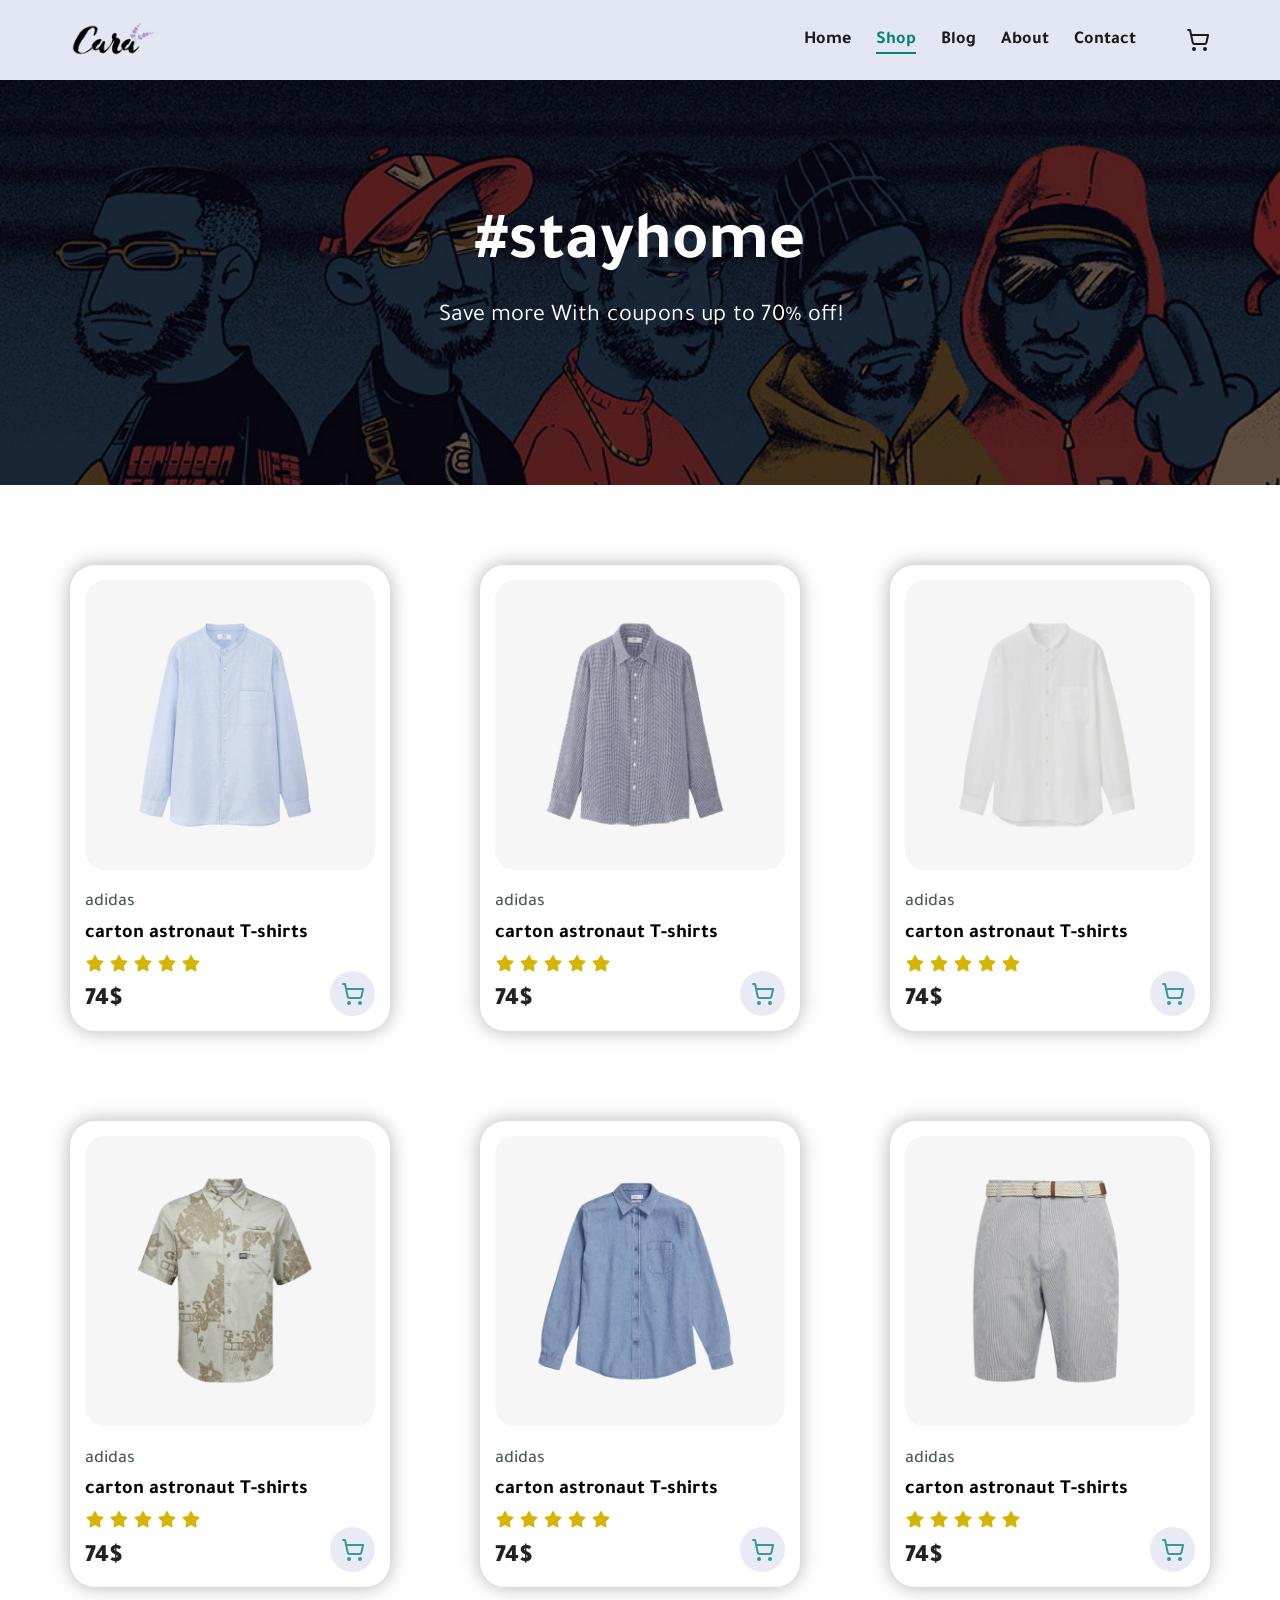
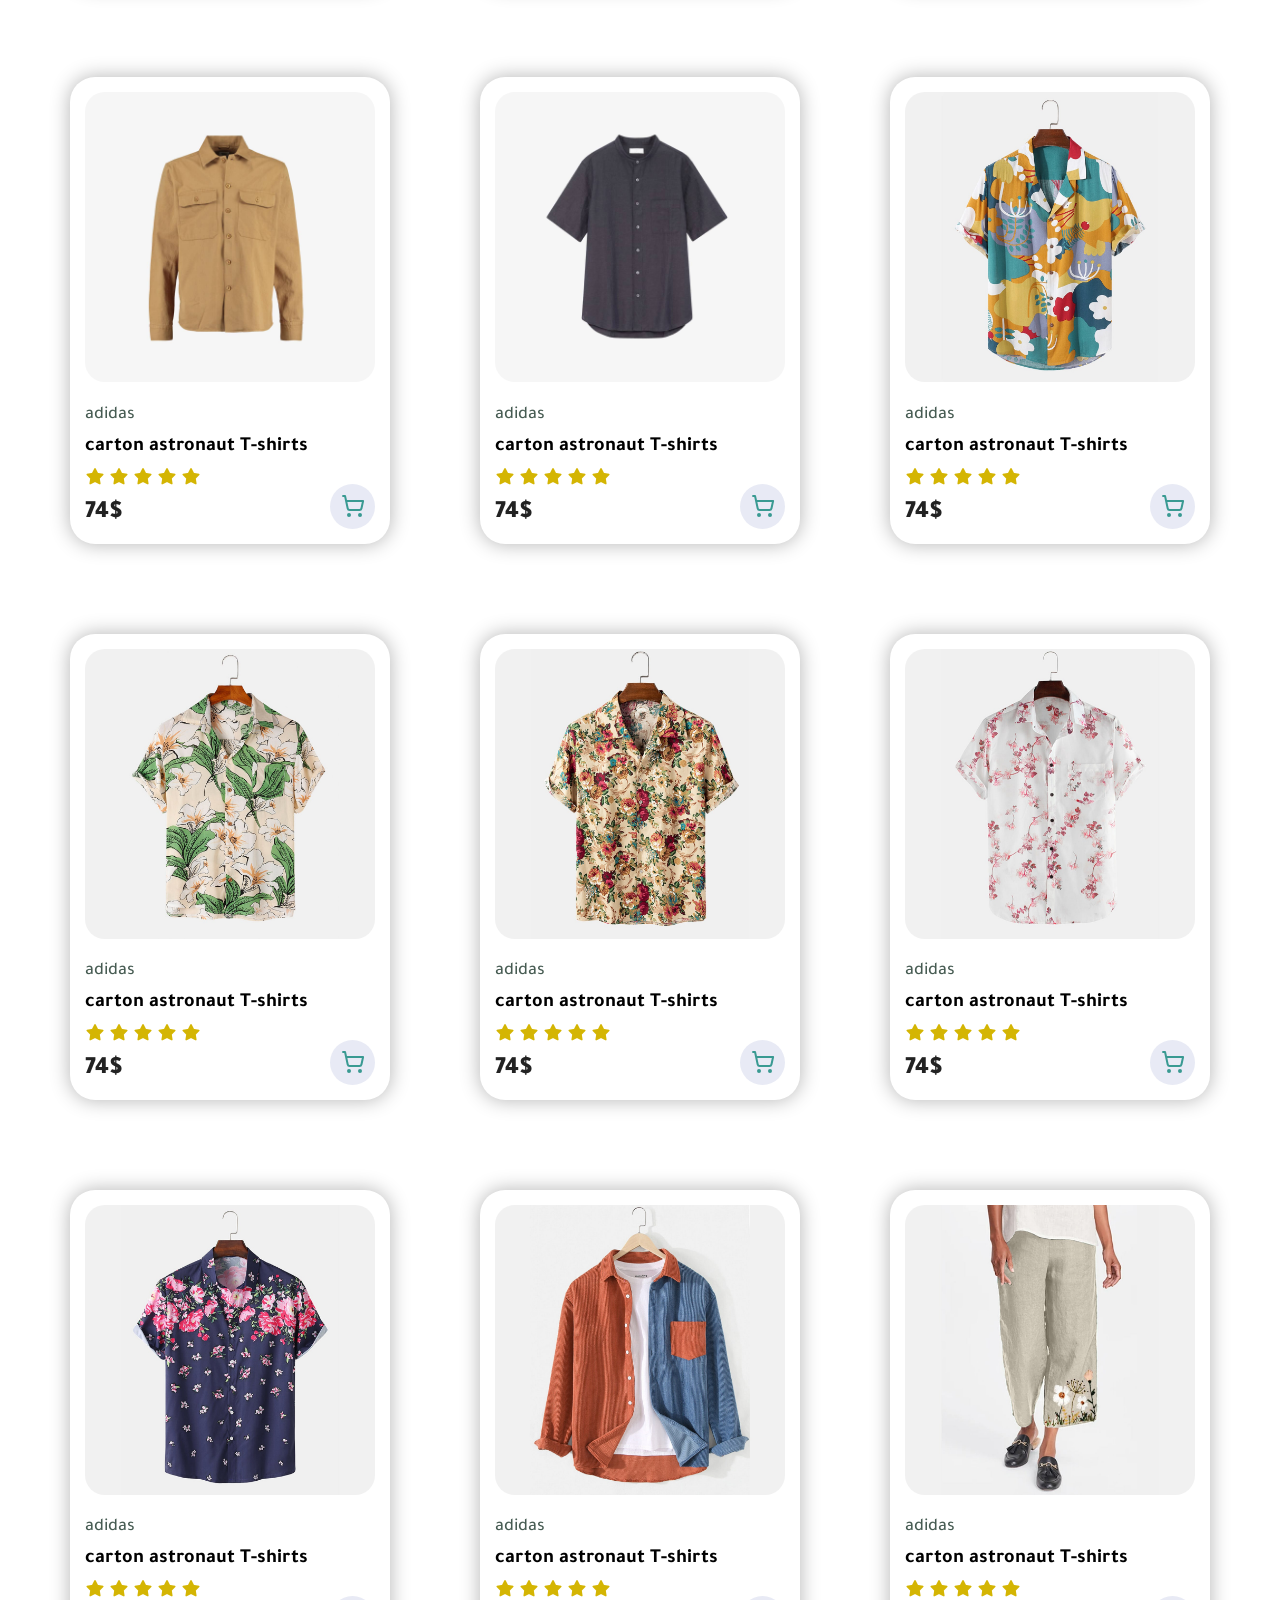
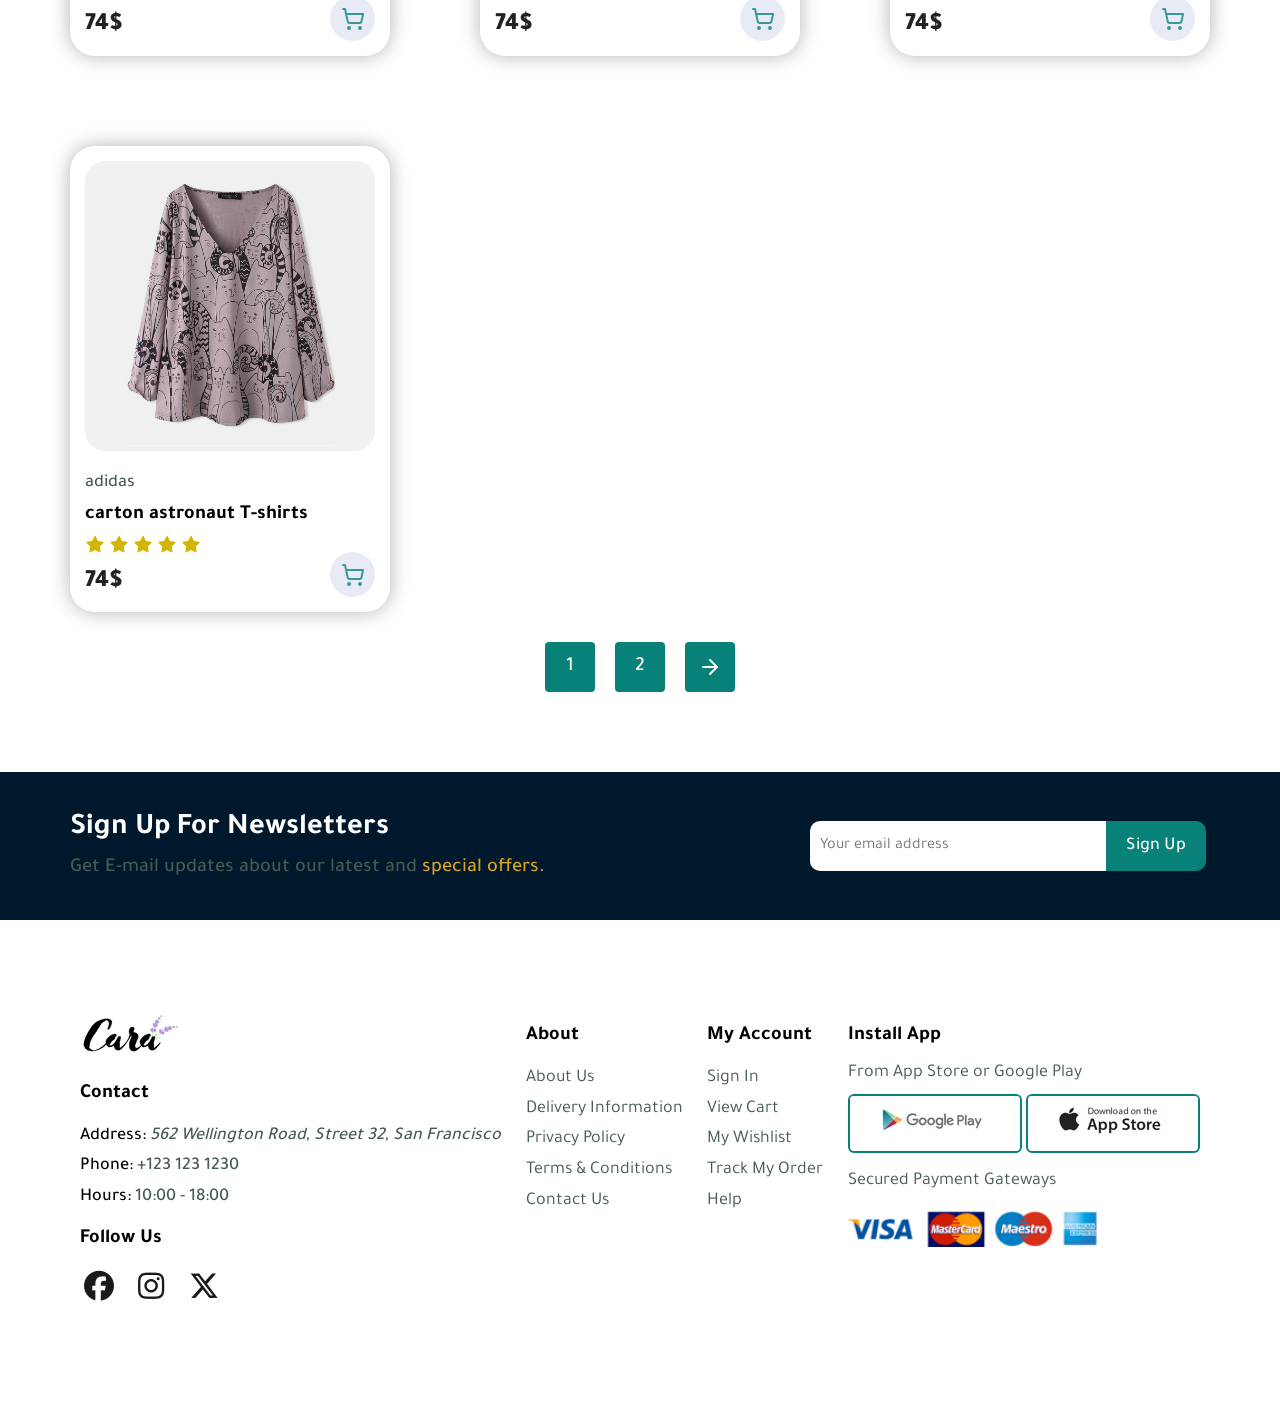
<file: shop.html>
<!DOCTYPE html>
<html lang="en">
<head>
    <meta charset="UTF-8">
    <meta name="viewport" content="width=device-width, initial-scale=1.0">
    <title>mtjar</title>

    <!-- css style -->
    <link rel="stylesheet" href="css/norm.css">
    <link rel="stylesheet" href="css/all.min.css">
    <link rel="stylesheet" href="css/style.css">
    <!-- google font -->
    <link rel="preconnect" href="https://fonts.googleapis.com">
        <link rel="preconnect" href="https://fonts.gstatic.com" crossorigin>
<link href="https://fonts.googleapis.com/css2?family=Libre+Baskerville:ital,wght@0,400..700;1,400..700&family=Tajawal:wght@200;300;400;500;700;800;900&display=swap" rel="stylesheet">
</head>
<body id="shop">
    <header>
        <div class="container">

            <a href="#" class="logo">
                <img src="img/logo.png" alt="logo">
            </a>
        
            <nav>
                <ul>
                    <li id="close"><span>x</span></li>
                    <li ><a  href="index.html">Home</a></li>
                    <li><a class="active" href="shop.html">Shop</a></li>
                    <li><a href="blog.html">Blog</a></li>
                    <li><a href="about.html">About</a></li>
                    <li><a href="contact.html">Contact</a></li>
                </ul>
                <a href='cart.html' class="cart">
                    <i data-lucide="shopping-cart"></i>
                    <span>0</span>
                </a>

                <span class="toggle">
                    <span></span>
                    <span></span>
                    <span></span>
                </span>
            </nav>

        </div>
    </header>
    <!-- ---------------------------------------- -->
                    <!-- section hero -->
    <!-- ---------------------------------------- -->
    
    <section class="hero-page">
            <h2>#stayhome</h2>
            <p>Save more With coupons up to 70% off!</p>
    </section>

<!-- ---------------------------------------- -->
                <!-- products section -->
<!-- ---------------------------------------- -->

<section class="products">
    <div class="container">

        <div class="selection">
            <div class="pro">
                <img src="img/products/n1.jpg" alt="T-shirt">
                <div class="des">
                    <span>adidas</span>
                    <h5>carton astronaut T-shirts</h5>
                    <div class="stars">
                        <i class="fas fa-star"></i>
                        <i class="fas fa-star"></i>
                        <i class="fas fa-star"></i>
                        <i class="fas fa-star"></i>
                        <i class="fas fa-star"></i>
                    </div>
                    <h4>74$</h4>
                </div>
                <div class="border">
                    <a href="detals.html" class="pay">
                        <i data-lucide="shopping-cart"></i>
                    </a>
                </div>
            </div>
            <div class="pro">
                <img src="img/products/n2.jpg" alt="T-shirt">
                <div class="des">
                    <span>adidas</span>
                    <h5>carton astronaut T-shirts</h5>
                    <div class="stars">
                        <i class="fas fa-star"></i>
                        <i class="fas fa-star"></i>
                        <i class="fas fa-star"></i>
                        <i class="fas fa-star"></i>
                        <i class="fas fa-star"></i>
                    </div>
                    <h4>74$</h4>
                </div>
                <div class="border">
                    <a href="detals.html" class="pay">
                        <i data-lucide="shopping-cart"></i>
                    </a>
                </div>
            </div>
            <div class="pro">
                <img src="img/products/n3.jpg" alt="T-shirt">
                <div class="des">
                    <span>adidas</span>
                    <h5>carton astronaut T-shirts</h5>
                    <div class="stars">
                        <i class="fas fa-star"></i>
                        <i class="fas fa-star"></i>
                        <i class="fas fa-star"></i>
                        <i class="fas fa-star"></i>
                        <i class="fas fa-star"></i>
                    </div>
                    <h4>74$</h4>
                </div>
                <div class="border">
                    <a href="detals.html" class="pay">
                        <i data-lucide="shopping-cart"></i>
                    </a>
                </div>
            </div>
            <div class="pro">
                <img src="img/products/n4.jpg" alt="T-shirt">
                <div class="des">
                    <span>adidas</span>
                    <h5>carton astronaut T-shirts</h5>
                    <div class="stars">
                        <i class="fas fa-star"></i>
                        <i class="fas fa-star"></i>
                        <i class="fas fa-star"></i>
                        <i class="fas fa-star"></i>
                        <i class="fas fa-star"></i>
                    </div>
                    <h4>74$</h4>
                </div>
                <div class="border">
                    <a href="detals.html" class="pay">
                        <i data-lucide="shopping-cart"></i>
                    </a>
                </div>
            </div>
            <div class="pro">
                <img src="img/products/n5.jpg" alt="T-shirt">
                <div class="des">
                    <span>adidas</span>
                    <h5>carton astronaut T-shirts</h5>
                    <div class="stars">
                        <i class="fas fa-star"></i>
                        <i class="fas fa-star"></i>
                        <i class="fas fa-star"></i>
                        <i class="fas fa-star"></i>
                        <i class="fas fa-star"></i>
                    </div>
                    <h4>74$</h4>
                </div>
                <div class="border">
                    <a href="detals.html" class="pay">
                        <i data-lucide="shopping-cart"></i>
                    </a>
                </div>
            </div>
            <div class="pro">
                <img src="img/products/n6.jpg" alt="T-shirt">
                <div class="des">
                    <span>adidas</span>
                    <h5>carton astronaut T-shirts</h5>
                    <div class="stars">
                        <i class="fas fa-star"></i>
                        <i class="fas fa-star"></i>
                        <i class="fas fa-star"></i>
                        <i class="fas fa-star"></i>
                        <i class="fas fa-star"></i>
                    </div>
                    <h4>74$</h4>
                </div>
                <div class="border">
                    <a href="detals.html" class="pay">
                        <i data-lucide="shopping-cart"></i>
                    </a>
                </div>
            </div>
            <div class="pro">
                <img src="img/products/n7.jpg" alt="T-shirt">
                <div class="des">
                    <span>adidas</span>
                    <h5>carton astronaut T-shirts</h5>
                    <div class="stars">
                        <i class="fas fa-star"></i>
                        <i class="fas fa-star"></i>
                        <i class="fas fa-star"></i>
                        <i class="fas fa-star"></i>
                        <i class="fas fa-star"></i>
                    </div>
                    <h4>74$</h4>
                </div>
                <div class="border">
                    <a href="detals.html" class="pay">
                        <i data-lucide="shopping-cart"></i>
                    </a>
                </div>
            </div>
            <div class="pro">
                <img src="img/products/n8.jpg" alt="T-shirt">
                <div class="des">
                    <span>adidas</span>
                    <h5>carton astronaut T-shirts</h5>
                    <div class="stars">
                        <i class="fas fa-star"></i>
                        <i class="fas fa-star"></i>
                        <i class="fas fa-star"></i>
                        <i class="fas fa-star"></i>
                        <i class="fas fa-star"></i>
                    </div>
                    <h4>74$</h4>
                </div>
                <div class="border">
                    <a href="detals.html" class="pay">
                        <i data-lucide="shopping-cart"></i>
                    </a>
                </div>
            </div>

            <div class="pro">
                <img src="img/products/f1.jpg" alt="T-shirt">
                <div class="des">
                    <span>adidas</span>
                    <h5>carton astronaut T-shirts</h5>
                    <div class="stars">
                        <i class="fas fa-star"></i>
                        <i class="fas fa-star"></i>
                        <i class="fas fa-star"></i>
                        <i class="fas fa-star"></i>
                        <i class="fas fa-star"></i>
                    </div>
                    <h4>74$</h4>
                </div>
                <div class="border">
                    <a href="detals.html" class="pay">
                        <i data-lucide="shopping-cart"></i>
                    </a>
                </div>
            </div>
            <div class="pro">
                <img src="img/products/f2.jpg" alt="T-shirt">
                <div class="des">
                    <span>adidas</span>
                    <h5>carton astronaut T-shirts</h5>
                    <div class="stars">
                        <i class="fas fa-star"></i>
                        <i class="fas fa-star"></i>
                        <i class="fas fa-star"></i>
                        <i class="fas fa-star"></i>
                        <i class="fas fa-star"></i>
                    </div>
                    <h4>74$</h4>
                </div>
                <div class="border">
                    <a href="detals.html" class="pay">
                        <i data-lucide="shopping-cart"></i>
                    </a>
                </div>
            </div>
            <div class="pro">
                <img src="img/products/f3.jpg" alt="T-shirt">
                <div class="des">
                    <span>adidas</span>
                    <h5>carton astronaut T-shirts</h5>
                    <div class="stars">
                        <i class="fas fa-star"></i>
                        <i class="fas fa-star"></i>
                        <i class="fas fa-star"></i>
                        <i class="fas fa-star"></i>
                        <i class="fas fa-star"></i>
                    </div>
                    <h4>74$</h4>
                </div>
                <div class="border">
                    <a href="detals.html" class="pay">
                        <i data-lucide="shopping-cart"></i>
                    </a>
                </div>
            </div>
            <div class="pro">
                <img src="img/products/f4.jpg" alt="T-shirt">
                <div class="des">
                    <span>adidas</span>
                    <h5>carton astronaut T-shirts</h5>
                    <div class="stars">
                        <i class="fas fa-star"></i>
                        <i class="fas fa-star"></i>
                        <i class="fas fa-star"></i>
                        <i class="fas fa-star"></i>
                        <i class="fas fa-star"></i>
                    </div>
                    <h4>74$</h4>
                </div>
                <div class="border">
                    <a href="detals.html" class="pay">
                        <i data-lucide="shopping-cart"></i>
                    </a>
                </div>
            </div>
            <div class="pro">
                <img src="img/products/f5.jpg" alt="T-shirt">
                <div class="des">
                    <span>adidas</span>
                    <h5>carton astronaut T-shirts</h5>
                    <div class="stars">
                        <i class="fas fa-star"></i>
                        <i class="fas fa-star"></i>
                        <i class="fas fa-star"></i>
                        <i class="fas fa-star"></i>
                        <i class="fas fa-star"></i>
                    </div>
                    <h4>74$</h4>
                </div>
                <div class="border">
                    <a href="detals.html" class="pay">
                        <i data-lucide="shopping-cart"></i>
                    </a>
                </div>
            </div>
            <div class="pro">
                <img src="img/products/f6.jpg" alt="T-shirt">
                <div class="des">
                    <span>adidas</span>
                    <h5>carton astronaut T-shirts</h5>
                    <div class="stars">
                        <i class="fas fa-star"></i>
                        <i class="fas fa-star"></i>
                        <i class="fas fa-star"></i>
                        <i class="fas fa-star"></i>
                        <i class="fas fa-star"></i>
                    </div>
                    <h4>74$</h4>
                </div>
                <div class="border">
                    <a href="detals.html" class="pay">
                        <i data-lucide="shopping-cart"></i>
                    </a>
                </div>
            </div>
            <div class="pro">
                <img src="img/products/f7.jpg" alt="T-shirt">
                <div class="des">
                    <span>adidas</span>
                    <h5>carton astronaut T-shirts</h5>
                    <div class="stars">
                        <i class="fas fa-star"></i>
                        <i class="fas fa-star"></i>
                        <i class="fas fa-star"></i>
                        <i class="fas fa-star"></i>
                        <i class="fas fa-star"></i>
                    </div>
                    <h4>74$</h4>
                </div>
                <div class="border">
                    <a href="detals.html" class="pay">
                        <i data-lucide="shopping-cart"></i>
                    </a>
                </div>
            </div>
            <div class="pro">
                <img src="img/products/f8.jpg" alt="T-shirt">
                <div class="des">
                    <span>adidas</span>
                    <h5>carton astronaut T-shirts</h5>
                    <div class="stars">
                        <i class="fas fa-star"></i>
                        <i class="fas fa-star"></i>
                        <i class="fas fa-star"></i>
                        <i class="fas fa-star"></i>
                        <i class="fas fa-star"></i>
                    </div>
                    <h4>74$</h4>
                </div>
                <div class="border">
                    <a href="detals.html" class="pay">
                        <i data-lucide="shopping-cart"></i>
                    </a>
                </div>
            </div>
        </div>
    </div>
    <div class="pagination">
        <span>1</span>
        <span>2</span>
        <span><i data-lucide="arrow-right"></i></span>
    </div>
</section>


<!-- ---------------------------------------- -->
                <!-- sign up -->
<!-- ---------------------------------------- -->

    <section class="sign-up">
        <div class="container">
            <div class="text">
                <h3>Sign Up For Newsletters</h3>
                <p>Get E-mail updates about our latest and <span>special offers.</span></p>
            </div>
            <form>
                <input type="email" placeholder="Your email address">
                <input type="submit" value="Sign Up">
            </form>
        </div>
    </section>

<!-- ---------------------------------------- -->
                <!-- footer -->
<!-- ---------------------------------------- -->

    <footer>
        <div class="container">
            <div class="info">
                <a href="#" class="logo-footer">
                    <img src="img/logo.png" alt="logo">
                </a>
                <div class="contact">
                    <h3>Contact</h3>
                    <ul>
                        <li>Address: <address>562 Wellington Road, Street 32, San Francisco</address></li>
                        <li>Phone: <a href="tel:+1231231230">+123 123 1230</a></li>
                        <li>Hours: <p>10:00 - 18:00</p></li>
                    </ul>
                </div>
                <div class="follow">
                    <h3>Follow Us</h3>
                    <ul>
                        <li><a href="#"><i class="fa-brands fa-facebook"></i></a></li>
                        <li><a href="#"><i class="fa-brands fa-instagram"></i></a></li>
                        <li><a href="#"><i class="fa-brands fa-x-twitter"></i></a></li>
                    </ul>
                </div>
            </div>
            <div class="about">
                <h3>About</h3>
                <ul>
                    <li><a href="about.html">About Us</a></li>
                    <li><a>Delivery Information</a></li>
                    <li><a>Privacy Policy</a></li>
                    <li><a>Terms & Conditions</a></li>
                    <li><a>Contact Us</a></li>
                </ul>
            </div>
            <div class="account">
                <h3>My Account</h3>
                <ul>
                    <li><a>Sign In</a></li>
                    <li><a href="cart.html">View Cart</a></li>
                    <li><a>My Wishlist</a></li>
                    <li><a>Track My Order</a></li>
                    <li><a>Help</a></li>
                </ul>
            </div>
            <div class="apps">
                <h3>Install App</h3>
                <p>From App Store or Google Play</p>
                <a href="#" class="instal"><img src="img/pay/play.jpg" alt="google play"></a>
                <a href="#" class="instal"><img src="img/pay/app.jpg" alt="app store"></a>
                <p>Secured Payment Gateways</p>
                <img class="pay" src="img/pay/pay.png" alt="visa">
            </div>
        </div>
    </footer>

<!-- ---------------------------------------- -->
                <!-- script of JS -->
<!-- ---------------------------------------- -->
<script src="js/main.js"></script>
<script src="icons/lucide.min.js"></script>
<script>
    lucide.createIcons();
</script>
</body>
</html>
</file>
<file: css/style.css>
:root {
    --bgc: #E3E6F3;
    --font-color: #1a1a1a;
    --main-color: #088178;
}
* {
    -webkit-box-sizing: border-box;
    -moz-box-sizing: border-box;
    box-sizing: border-box;
    margin: 0;
    padding: 0;
}
li {
    list-style: none;
}
a {
    text-decoration: none;
}
h1 {
    font-size: 50px;
    line-height: 64px;
    color: #222;
}
h2 {
    font-size: 46px;
    line-height: 54px;
    color: #222;
}
h4 {
    font-size: 20px;
    color: #222;
}
h6 {
    font-size: 12px;
    font-weight: 700;
}
p {
    font-size: 16px;
    color: #465B52;
    margin: 15PX 0 20PX 0;
}
.sction-p1 {
    padding: 40px 80px;
}
.section-m1 {
    margin: 40px 0;
}
img {
    width: 100%;
}

body {
    font-family: "Tajawal", sans-serif;
    font-optical-sizing: auto;
    font-weight: auto;
    font-style: normal;
    position: relative;
}

/* container */

.container {
    padding: 0 15px;
    margin: 0 auto;
}
@media (max-width: 767px) {
    .container {
        min-width: 320px;
    }
}
@media (min-width: 768px) {
    .container {
        width: 750px;
    }
}
@media (min-width: 992px) {
    .container {
        width: 970px;
    }
}
@media (min-width: 1200px) {
    .container {
        width: 1170px;
    }
}

/* header */
header {
    position: sticky;
    z-index: 999;
    background-color: var(--bgc);
    box-shadow: 0 5px 15px rgba(0, 0, 0, 0.06);
    height: 80px;
    top: 0;
    left: 0;
}
header .container {
    display: flex;
    justify-content: space-between;
    align-items: center;
    height: 100%;
}
header .container .logo {
    width: 120px;
    display: flex;
    align-items: center;
}

header .container nav {
    display: flex;
    align-items: center;
    gap: 15px;
    position: relative;
}

header .container nav ul {
    display: flex;
    align-items: center;
    gap: 25px;
    padding-right: 25px;
}

header .container nav ul a,
header .container nav .cart {
    font-size: 18px;
    font-weight: 600;
    padding-bottom: 3px;
    color: var(--font-color);
    transition: .5s;
}
header .container nav .cart {
    position: relative;
    margin-left: 10px;
}
header .container nav .cart svg {
    position: relative;
    bottom: -5px;
}

header .container nav .cart span {
    position: absolute;
    color: var(--main-color);
    right: -6px;
    top: -8px;
}
header .container nav ul a:hover,
header .container nav .cart:hover {
    color: var(--main-color);
}
header .container nav a.active {
    border-bottom: 2px solid var(--main-color);
    color: var(--main-color);
}

header .container nav .toggle {
    width: 30px;
    height: 30px;
    display: flex;
    flex-direction: column;
    justify-content: space-around;
    align-items: flex-end;
    display: none;
}

header .container nav .toggle span {
    height: 4px;
    background-color: var(--font-color);
    border-radius: 30px;
    transition: .5s;
}
header .container nav .toggle span:first-child {
    width: 70%;
}
header .container nav .toggle span:nth-child(2) {
    width: 30%;
}
header .container nav .toggle span:nth-child(3) {
    width: 50%;
}

header .container nav .toggle:hover span {
    background-color: var(--main-color);
}
header .container nav .toggle:hover span:first-child {
    width: 100%;
}
header .container nav .toggle:hover span:nth-child(2) {
    width: 50%;
}
header .container nav .toggle:hover span:nth-child(3) {
    width: 70%;
}
#close {
    display: none;
}
@media (max-width: 767px) {
    header .container nav .toggle {
        display: flex;
    }

    header .container nav ul {
        position: fixed;
        top: 0px;
        right: -0px;
        z-index: 999;
        flex-direction: column;
        gap: 25px;
        height: 100vh;
        width: 250px;
        background-color: var(--bgc);
        box-shadow: 0 0 15px rgba(0, 0, 0, 0.2);
        padding: 0;
        transition: .5s;
        transform: translateX(100%);
    }
        header .container nav ul.active {
            transform: translateX(0);
        }
    #close {
        display: flex;
        justify-content: center;
        align-items: center;
        width: 35px;
        height: 40px;
        position: relative;
        left: -100px;
        top: 10px;
        font-size: 30px;
        font-weight: 900;
        color: #fff;
        border-radius: 50px;
        background-color: var(--main-color);
        cursor: pointer;
    }
        header .container nav ul li:not(:first-child) {
            width: 100%;
            text-align: center;
            padding: 15px 0;
            border-bottom: 2px solid rgba(0, 0, 0, 0.2);
        }
        header .container nav ul li a {
            border: none !important;
        }
}

/* ------------------------------------------ */
                /* section hero */
/* ------------------------------------------ */

.hero {
    background-image: url(../img/hero4.png);
    background-size: cover;
    height: calc(100vh - 80px);
    display: flex;
    flex-direction: column;
    align-items: flex-start;
    justify-content: center;
}

.hero .container  h4 {
    padding-bottom: 15px;
    padding-left: 20px;
}
.hero .container  h1 {
    color: var(--main-color);
    padding-left: 40px;
}

.hero .container button {
    padding: 15px 80px 15px 60px;
    background-color: transparent;
    background-image: url(../img/button.png);
    background-size: cover;
    border: none;
    outline: none;
    font-size: 25px;
    font-weight: 700;
    color: var(--main-color);
    opacity: 0.8;
    transition: .3s;
    cursor: pointer;
}
.hero .container button:hover {
    opacity: 1;
}
@media (max-width: 767px) {
    .hero .container {
        display: flex;
        flex-direction: column;
        align-items: center;
    }
    h1,
    h2,
    h4 {
        padding: 0 !important;
    }
    h4 {
        padding-bottom: 20px !important;
    }
    h1,
    h2 {
        font-size: 35px;
    }
}
/* ------------------------------------------- */
                /* featurs */                   
/* ------------------------------------------- */

.featurs {
    margin: 60px 0;
}
.featurs .container {
    display: flex;
    align-items: center;
    gap: 20px;
    justify-content: space-between;
}
@media (max-width: 1170px) {
    .featurs .container {
        flex-wrap: wrap;
        justify-content: space-evenly;
        gap: 35px;
    }
}

.featurs .container .featur {
    width: 170px;
    height: 200px;
    padding: 20px 15px;
    box-shadow: 0 0 20px rgba(0, 0, 0, 0.2);
    border-radius: 4px;
    transition: .3s;
}
.featurs .container .featur:hover {
    box-shadow: 0 0 40px rgba(0, 0, 0, 0.2);
    transform: scale(1.02);
}

.featurs .container .featur h3  {
    padding: 10px;
    text-align: center;
    color: var(--main-color);
    background-color: rgba(127, 255, 212, 0.388);
    margin-top: 20px;
}

/* ------------------------------------------- */
                /* products */                   
/* ------------------------------------------- */
.products {
    margin: 80px 0;
}
.products .main-heading {
    text-align: center;
}

.products .selection {
    display: flex;
    justify-content: flex-start;
    align-items: center;
    flex-wrap: wrap;
    gap: 90px;
}

.products .selection .pro {
    width: 320px;
    padding: 15px 15px ;
    border-radius: 25px;
    box-shadow: 0 0 20px rgba(0, 0, 0, 0.3);
    position: relative;
}

.products .selection .pro img {
    border-radius: 20px;
}
.products .selection .pro .des {
    display: flex;
    flex-direction: column;
    gap: 10px;
}
.products .selection .pro .des span {
    padding-top: 15px;
    font-weight: 500;
    font-size: 18px;
    color: #465B52;
}

.products .selection .pro .des h5 {
    font-size: 20px;
}

.products .selection .pro .des .stars {
    color: rgb(212, 181, 3);
}
.products .selection .pro .des h4 {
    font-size: 25px;
    font-weight: 900;
}
.products .selection .pro .border {
    position: absolute;
    right: 15px;
    bottom: 15px;
    width: 45px;
    height: 45px;
    border-radius: 50%;
    background-color: var(--bgc);
    opacity: 0.8;
    cursor: pointer;
    transition: .3s;
}
.products .selection .pro .border:hover {
    opacity: 1;
    transform: scale(1.1);
}

.products .selection .pro .border .pay {
    width: 100%;
    height: 100%;
}

.products .selection .pro .pay svg {
    position: absolute;
    left: 50%;
    top: 50%;
    transform: translate(-50%, -50%);
    stroke: var(--main-color);
}
@media (max-width: 1199px) {
    .products .selection .pro {
        width: 290px;
    }
    .products .selection {
        gap: calc(70px / 3);
    }
}
@media (max-width: 991px) {
    .products .selection .pro {
        flex-basis: 48%;
        margin-bottom: 20px;
    }
    .products .selection {
        gap: 2%;
        justify-content: space-evenly;
    }
}
@media (max-width: 500px) {
    .products .selection .pro {
        flex-basis: 80%;
        margin-bottom: 20px;
    }
    .products .selection {
        justify-content: space-evenly;
    }
}

/* ------------------------------------------- */
                /* repair servese */                   
/* ------------------------------------------- */

.repair {
    margin: 80px 0 ;
    background-image: url(../img/banner/b2.jpg);
    background-size: cover;
    position: relative;
    margin: 80px 0;
}
.repair::before {
    content: '';
    position: absolute;
    left: 0;
    top: 0;
    width: 100%;
    height: 100%;
    background-color: rgba(0, 0, 0, 0.3);
}

.repair .container {
    position: relative;
    padding: 80px 0;
    width: 100%;
    text-align: center;
}

.repair .container p {
    color: #fff;
    font-size: 30px;
    font-weight: 500;
    margin: 0;
}
.repair .container h2 {
    color: #fff;
    margin: 30px 0;
}
button.spicial {
    padding: 15px 25px;
    color: var(--font-color);
    background-color: var(--bgc);
    border-radius: 10px;
    font-size: 20px;
    font-weight: 700;
    transition: .5s;
    cursor: pointer;
}

.repair .container button:hover {
    opacity: 0.8;
    transform: scale(1.05);
}

/* ----------------------------------------- */
                /*  panars section */
/* ----------------------------------------- */

.panars {
    margin: 80px 0;
}
.panars .container {
    display: flex;
    flex-direction: column;
    gap: 40px;
}
/* first-child */

.panars .container .first-child {
    display: flex;
    align-items: center;
    gap: 30px;
    justify-content: space-between;
}

.panars .container .first-child .content {
    flex-basis: calc(50% - 15px);
    padding: 60px 30px;
    height: 300px;
}

.panars .container .first-child .content h3 {
    color: #fff;
    font-weight: 200;
    font-size: 25px;
}
.panars .container .first-child .content h2,
.panars .container .first-child .content p {
    color: #fff;
}
.panars .container .first-child .content button {
    padding: 10px 20px;
    color: #fff;
    background-color: transparent;
    border: 1px solid #fff;
    font-weight: 600;
    cursor: pointer;
    transition: .3s;
}

.panars .container .first-child .con-1 {
    background-image: url(../img/banner/b17.jpg);
    background-size: cover;
}
.panars .container .first-child .con-2 {
    background-image: url(../img/banner/b10.jpg);
    background-size: cover;
}
.panars .container .first-child .con-2 button:hover {
    background-color: var(--main-color);
    border-color: var(--main-color);

}
.panars .container .first-child button:hover {
    transform: scale(1.1);
}
@media (max-width: 991px) {
    .panars .container .first-child  {
        flex-direction: column;
    }
    .panars .container .first-child .content {
        width: 100%;
        background-position: center right;
        text-align: center;
    }
}
/* last-child */

.panars .container .last-child {
    display: flex;
    justify-content: space-between;
    align-items: center;
}

.panars .container .last-child .con-1 {
    background-image: url(../img/banner/b7.jpg);
    width: 28%;
}
.panars .container .last-child .con-2 {
    background-image: url(../img/banner/b4.jpg);
    width: 38%;
}
.panars .container .last-child .con-3 {
    background-image: url(../img/banner/b18.jpg);
    width: 28%;
}
.panars .container .last-child .content {
    background-size: cover;
    height: 180px;
    display: flex;
    flex-direction: column;
    justify-content: center;
    padding: 20px;
}
.panars .container .last-child .content h3 {
    font-size: 30px;
    font-weight: 700;
    color: #fff;
    text-transform: uppercase;
}
.panars .container .last-child .content p {
    color: rgb(171, 28, 28);
    font-weight: 600;
    font-size: 20px;
}
@media (max-width: 991px) {
    .panars .container .last-child {
        flex-direction: column;
        height: 430px;
        position: relative;
    }
    .panars .container .last-child .content {
        height: 200px !important;
    }
    .panars .container .last-child .con-1,
    .panars .container .last-child .con-3 {
        width: 48%;
        position: absolute;
        bottom: 0;
        background-position: center center;
        text-align: center;
    }

    .panars .container .last-child .con-1 h3,
    .panars .container .last-child .con-3 h3 {
        font-size: 21px;
    }
    .panars .container .last-child .con-1 {
        left: 0;
    }
    .panars .container .last-child .con-3 {
        right: 0;
    }
    
    .panars .container .last-child .con-2 {
        width: 100%;
    }
}


/* ----------------------------------------- */
                /*  sign up section */
/* ----------------------------------------- */

.sign-up {
    background-color: #00182c;
    padding: 40px 0;
}
.sign-up .container {
    display: flex;
    justify-content: space-between;
    align-items: center;
}
.sign-up .container h3 {
    color: #fff;
    font-size: 30px;
    font-weight: 700;
}
.sign-up .container p {
    font-size: 20px;
    font-weight: 500;
    margin: 10px 0 0;
}
.sign-up .container p span {
    color: goldenrod;
}
.sign-up .container form {
    display: flex;
    align-items: center;
}
.sign-up .container input[type="email"] {
    width: 300px;
    height: 50px;
    padding: 10px;
    outline: none;
    border: none;
    border-radius: 10px 0 0 10px;
}

.sign-up .container input[type="submit"] {
    width: 100px;
    height: 50px;
    border: none;
    outline: none;
    color: #fff;
    background-color: var(--main-color);
    font-weight: 500;
    font-size: 18px;
    border-radius: 0 10px 10px 0;
    position: relative;
    left: -4px;
}
.sign-up .container input[type="submit"]:hover {
    opacity: 0.8;
}
@media (max-width: 991px) {
    .sign-up .container {
        flex-direction: column;
        gap: 30px;
        text-align: center;
    }
}
@media (max-width: 767px) {
    .sign-up .container form {
        width: 100%;
        max-width: 400px;
    }
    .sign-up .container input[type="email"] {
        width: 69%;
    }
    .sign-up .container input[type="submit"] {
        width: 29%;
    }
}

/* ----------------------------------------- */
                /*  FOOTER */
/* ----------------------------------------- */

footer {
    padding: 80px 0;
}
footer .container {
    display: flex;
    justify-content: space-between;
}
footer .container > div {
    padding: 10px;
}
@media (max-width: 991px) {
    footer .container {
        flex-direction: column;
        gap: 20px;
        text-align: center;
    }
    footer .container .info .follow ul {
    justify-content: center;
}
}

/* info */

footer .container .info .logo-footer img{ 
    height: 40px;
    width: auto;
}

footer .container h3 {
    margin: 15px 0;
    font-size: 20px
}
footer .container .info .contact li {
    color: black;
    font-size: 18px;
    font-weight: 500;
}
footer .info .contact address,
footer .info .contact p,
footer  a {
    display: inline-block;
    font-size: 18px;
    margin: 0;
    color: #465B52;
    padding: 5px 0;
}

footer .container .info .follow ul {
    display: flex;
    align-items: center;
    gap: 15px;
}
footer .container .info .follow ul li a {
    color: #1a1a1a;
    font-size: 30px;
}
/* apps */
footer .apps p {
    margin: 10px 0;
    font-size: 18px;
}
footer .apps .instal {
    border-radius: 6px;
    border: 2px solid var(--main-color);
    padding: 0;
    overflow: hidden;
}
footer .apps .pay {
    width: 250px;
    margin-top: 10px;
}



/* _----------------------------------------------------- */
                        /* shop page */
/* _----------------------------------------------------- */

#shop .hero-page {
    background-image: url(../img/banner/b1.jpg);
}
.hero-page {
    height: 45vh;

    background-size: cover;
    display: flex;
    flex-direction: column;
    align-items: center;
    justify-content: center;
    gap: 20px;
}
@media (max-width: 767px) {
    .hero-page p {
        font-size: 10px !important;
    }
}
.hero-page h2,
.hero-page p {
    color: #fff;
    scale: 1.5;
}
.pagination {
    margin-top: 30px;
    width: 100%;
    height: 50px;
    display: flex;
    align-items: center;
    justify-content: center;
    gap: 20px;
}
.pagination span {
    width: 50px;
    height: 50px;
    background-color: var(--main-color);
    color: #fff;
    border-radius: 4px;
    display: flex;
    align-items: center;
    justify-content: center;
    font-size: 20px;
    font-weight: 500;
}

/* -------------------------------------------------------------------- */
                                /* detals */
/* -------------------------------------------------------------------- */

#detals .detals {
    margin: 60px 0;
}

#detals .detals .container {
    display: flex;
    align-items: center;
    gap: 30px;
}
#detals .detals .container .slider {
    flex-basis: 40%;
}
#detals .detals .container .slider .current-img {
    width: 100%;
}

#detals .detals .container .slider .another-pro {
    display: flex;
    align-items: center;
    margin: 10px 0;
    gap: 10px;
}
#detals .detals .container .slider .another-pro .small-img {
    cursor: pointer;
    flex-basis: calc((100% - 40px) / 4);
}

#detals .detals .container .text-con {
    flex-basis: calc(100% - 40% - 30px);
    position: relative;
}

#detals .detals .container .text-con h2 {
    font-size: 35px;
    font-weight: 600;
}
#detals .detals .container .text-con h4 {
    margin: 15px 0;
    font-size: 30px;
}

#detals .detals .container .text-con .order select {
    display: block;
    color: #465B52;
    margin: 10px 0;
    padding: 5px 20px;
    outline: none;
    border-radius: 3px;
    border-width: 2px;
}
#detals .detals .container .text-con .order input {
    width: 50px;
    height: 50px;
    padding: 10px;
    border-width: 2px;
    outline: none;
    border-radius: 3px;
}

#detals .detals .container .text-con .order button {
    font-size: 20px;
    margin-left: 10px;
    font-weight: 600;
    padding: 12px 20px;
    color: #fff;
    background-color: var(--main-color);
    border-radius: 3px;
    border: none;
    outline: none;
    cursor: pointer;
    margin-bottom: 20px;
}
#detals .detals .container .text-con .discription h3 {
    color: #465B52;
    font-size: 25px;
    margin: 0 0 10px 0;
}

#detals .detals .container .text-con .discription span  {
    line-height: 1.8;
    letter-spacing: 1px;
    font-weight: 500;
    font-size: 17px;
    color: #465B52;
}
@media (max-width: 767px) {
    #detals .detals .container {
        flex-direction: column;
    }
    #detals .detals .container .slider {
    width: 70%;
    }
    #detals .detals .container .text-con .discription {
        text-align: center;
        margin-top: 20px;
    }
    #detals .detals .container .text-con button {
        position: absolute;
        right: 0;

    }
}

/* ----------------------------------------- */
                    /* blog */
/* ----------------------------------------- */

#blog .hero-page {
    background-image: url(../img/banner/b19.jpg);
}
#blog .content {
    margin: 100px 0;
}
#blog .content .container {
    display: flex;
    flex-direction: column;
    gap: 100px;
}
#blog .content .container .row-line {
    display: flex;
    justify-content: space-between;
    align-items: center;
    height: 280px;
    position: relative;
}
#blog .content .container .row-line .img-date {
    flex-basis: 40%;
    overflow: hidden;
    height: 100%;
}
#blog .content .container .row-line .text {
    flex-basis: 55%;
}
#blog .content .container .row-line h1 {
    margin: 0;
    position: absolute;
    left: 10px;
    top: -48px;
    z-index: -1;
    font-size: 70px;
    color: #cececf;
    letter-spacing: 5px;
    font-weight: 700;
}
#blog .content .container .row-line .text h3 {
    font-size: 24px;
    font-weight: 700;
}

#blog .content .container .row-line .text a {
    color: black;
    font-weight: 800;
    position: relative;
    font-size: 16px;
    text-transform: uppercase;
    transition: .3s;
}
#blog .content .container .row-line .text a::after {
    content: '';
    position: absolute;
    width: 57px;
    height: 1px;
    background-color: black;
    top: 12px;
    right: -70px;
    transition: .3s;
}
#blog .content .container .row-line .text a:hover::after {
    background-color: var(--main-color);
}
#blog .content .container .row-line .text a:hover {
    color: var(--main-color);
}

@media (max-width: 991px) {
    #blog .content .container {
        gap: 0;
    }
    #blog .content .container .row-line {
        flex-direction: column;
        height: 600px;
        align-items: center;
        justify-content: center;
        gap: 30px;
    }
    #blog .content .container .row-line h1 {
        left: 50%;
        transform: translateX(-50%);
    }
    #blog .content .container .row-line .img-date {
        width: 100%;
        display: flex;
        justify-content: center;
    } 
    #blog .content .container .row-line img {
        width: auto;
        height: 100%;
    }
}

/* ---------------------------------------------------------- */
                        /* contact */
/* ---------------------------------------------------------- */

#about .hero-page,
#contact .hero-page, 
#cart .hero-page {
    background-image: url(../img/about/banner.png);
}

#about .know {
    margin: 60px 0;
}
#about .know .container,
#contact .location .container{
    display: flex;
    gap: 40px;
}
#about .know .container .img {
    flex-basis: calc(50% - 20px);
}
#about .know .container .text {
    flex-basis: calc(50% - 20px);
    position: relative;
}
#about .know .container .text abbr {
    color: #465B52;
}
#about .know .container .text marquee {
    color: #fff;
    padding: 10px 0;
    width: 100%;
    background-color: #465B52;
    position: absolute;
    bottom: 10px;
    left: 0;
    font-size: 20px;
    font-weight: 600;
}
@media (max-width:991px) {
    #about .know {
        margin-bottom: 140px !important;
    }
    #about .know .container,
    #contact .location .container {
        flex-direction: column;
    }
    #about .know .container .text p,
    #about .know .container .text h1{ 
        text-align: center;
    }

    #about .know .container .text marquee {
        bottom: -60px;
    }
}

#about .video .container h1 {
    text-align: center;
}

#about .video .container h1 a {
    color: var(--main-color);
    text-decoration: underline;
}
#about .video .container video {
    width: 100%;
    border-radius: 30px;
    margin-bottom: 60px;
}

/* ---------------------------------------------------------------- */
                                /* contact */
/* ---------------------------------------------------------------- */
#contact .location {
    margin: 60px 0;
}
#contact .location .container  {
    justify-content: space-between;
    align-items: center;
}
#contact .location .container .text {
    flex-basis: 45%;
}

#contact  p {
    font-size: 16px;
    text-transform: uppercase;
    font-weight: 700;
}

#contact .location .container .text h2 {
    font-size: 35px;
    font-weight: 800;
}

#contact .location .container .text h3 {
    margin: 15px 0;
}

#contact .location .container .text ul li {
    display: flex;
    align-items: center;
    gap: 15px;
    color: #465B52;
    margin: 10px 0;
    font-weight: 600;
}

#contact .location .container .map {
    flex-basis: 55%;
    border-radius: 20px;
    overflow: hidden;
    height: 400px;
}
#contact .location .container .map iframe {
    width: 100%;
    height: 100%;
}
@media (max-width: 991px) {
    #contact .location .container .text h2 {
        font-size: 25px;
        line-height: 1;
    }
    #contact .location .container {
        height: 900px;
    }
    #contact .location .container .map {
        height: 400px !important;
        width: 100%;
    }
}


/*  */

#contact .mail .con {
    margin: 60px 0;
    padding: 40px 20px;
    border: 1px solid var(--main-color);
    display: flex;
    align-items: center;
    gap: 30px;
}
#contact .mail .container .inputs {
    flex-basis: 70%;
}
#contact .mail .container .inputs p {
    margin: 0;
} 
#contact .mail .container .inputs h2 {
    font-size: 35px;
    margin: 10px 0;
}

#contact .mail .container .inputs form {
    display: flex;
    flex-direction: column;
    gap: 15px;
}
#contact .mail .container .inputs form input,
#contact .mail .container .inputs form textarea {
    padding: 10px 10px;
    border-radius: 2px;
    outline: none;
    font-size: 18px;
    border-color: #6c6e6d70;
    width: 100%;
}
#contact .mail .container .inputs form textarea {
    height: 200px;
}
#contact .mail .container .inputs form input[type="submit"] {
    width: fit-content;
    padding: 15px 20px;
    border-radius: 10px;
    background-color: var(--main-color);
    color: #fff;
    font-size: 20px;
    font-weight: 600;
    border: none;
    display: flex;
    margin-left: auto;
}

#contact .mail .container .seo {
    display: flex;
    flex-direction: column;
    justify-content: space-evenly;
    flex-basis: calc(100% - 70% - 30px);
    gap: 30px;
    

}

#contact .mail .container .seo .marketing {
    flex-basis: 25%;
    display: flex;
    gap: 10px;
}

#contact .mail .container .seo .marketing img {
    height: 80px;
    width: auto;
}
#contact .mail .container .seo .marketing p {
    font-size: 12px;
}
@media (max-width: 991px) {
    #contact .mail .container .seo {
        display: none;
    }
    #contact .mail .container .inputs {
        flex-basis: 100%;
        gap: 0;
    }
}

/* ------------------------------------------------------------- */
                            /* cart */
/* ------------------------------------------------------------- */

#cart .cart-sec {
    margin: 60px 0;
    overflow-x: auto;
}

#cart .cart-sec table {
    width: 100%;
    border-collapse: collapse;
    table-layout: fixed;
    white-space: nowrap;

}
#cart .cart-sec table img {
    width: 70px;
}
#cart .cart-sec table td {
    width: 150px;
    text-align: center;
}
#cart .cart-sec table td:first-child {
    width: 100px;
    text-align: center;
}
#cart .cart-sec table td:nth-child(3) {
    width: 250px;
    text-align: center;
}
#cart .cart-sec table td:nth-child(5) input {
    width: 70px;
    padding: 10px 5px 10px 15px;
}
#cart .cart-sec table thead {
    border: 1px solid #e2e9e1;
    border-left: none;
    border-right: none;
}
#cart .cart-sec table thead td {
    padding: 18px 0;
    font-weight: 700;
    font-size: 14px;text-transform: uppercase;
}
#cart .cart-sec table tbody td {
    padding-top: 15px;
    font-size: 13px;
} 
#cart .cart-sec table tbody td .trash {
    stroke: rgba(255, 29, 29, 0.778);
    cursor: pointer;
    transition: .4s;
}
#cart .cart-sec table tbody td:hover .trash {
    stroke: rgba(243, 87, 87, 0.646);

}
.cart-add .container {
    display: flex;
    flex-wrap: wrap;
    justify-content: space-between;

}
.cart-add .container .copons {
    width: 50%;
    margin-bottom: 30px;
}
.cart-add .container .copons h3,
.cart-add .container .subtotal h3 {
    padding-bottom: 15px;
}
.cart-add .container .copons input {
    padding: 10px 20px;
    outline: none;
    width: 60%;
    margin-right: 10px;
    border: 1px solid #e2e9e1;
}
.cart-add .container .copons button,
.cart-add .container .subtotal button{
    background-color: var(--main-color);
    color: #fff;
    padding: 12px 20px;
    outline: none;
    border: none;
}
.cart-add .container .subtotal {
    width: 50%;
    margin-bottom: 30px;
    border: 1px solid #e2e9e1;
    padding: 30px;
}
.cart-add .container .subtotal table {
    border-collapse: collapse;
    width: 100%;
    margin-bottom: 20px
}
.cart-add .container .subtotal table td {
    width: 50%;
    border: 1px solid #e2e9e1;
    padding: 10px;
    font-size: 13px;
}

@media (max-width: 767px) {
    .cart-add .container {
        flex-direction: column;
        align-items: center;
    }
    .cart-add .container .copons,
    .cart-add .container .subtotal {
        width: 100%;
    }
}


/* alirt */

.overlay {
    display: flex;
    justify-content: center;
    align-items: center;
    background-color: #00000024;
    backdrop-filter: blur(30px);
    position: fixed;
    top: 0;
    left: 0;
    height: 100vh;
    width: 100%;
    z-index: -1;
    opacity: 0;
    transition: .5s;
}

.on-top {
    z-index: 9999;
    opacity: 1;

}
.overlay .alirt {
    padding: 25px;
    width: 600px;
    background-color: #fff;
    border-radius: 50px;
    transform: scale(0.8);
    transition: .6s;
}
.plus {
    transform: scale(1.2);
}

.overlay .alirt .top-bais {
    margin-bottom: 25px;
    
}
.overlay .alirt .top-bais .circl {
    height: 120px;
    width: 120px;
    border: 7px solid #09e93e;
    border-radius: 50%;
    margin: 0 auto;
    transform: rotateY(-360deg);
    box-shadow: 0 0 50px 15px #09e93d83;
}
@keyframes rotate-y-h {
    from {
        transform: rotateY(0deg);
    }
    to {
        transform: rotateY(-260deg);
    }
}
@keyframes rotate-y-f {
    from {
        transform: rotateY(-260deg);
    }
    to {
        transform: rotateY(0deg) scale(1.1);

    }
}
.overlay .alirt .top-bais .circl .truth {
    width: 100%;
    height: 0%;
    position: relative;
    overflow: hidden;
}
@keyframes club {
    0% {
        height: 0%;
    }
        
    100% {
    height: 100%;
    }
}

.overlay .alirt .top-bais .circl .truth .colomn {
    position: absolute;
    left: 19%;
    top: 47%;
    transform: rotate(-35deg);
    height: 35px;
    width: 10px;
    background-color: #09e93e;
    border-radius: 20px;
}
.overlay .alirt .top-bais .circl .truth .row {
        position: absolute;
    left: 54%;
    top: 17%;
    transform: rotate(53deg);
    height: 80px;
    width: 10px;
    background-color: #09e93e;
    border-radius: 20px;
}

.overlay .alirt .confirm {
    text-align: center;
}
.overlay .alirt .confirm h2 {
    font-size: 35px;
    font-weight: 600;
    color: #04e038;
    padding-bottom: 20px;
}
.overlay .alirt .confirm p {
    font-size: 20px;
    font-weight: 600;
    color: #222;
    line-height: 1.6;
}

@media (max-width: 767px) {
    .overlay .alirt .confirm p {
        font-size: 16px;
    }
    .overlay .alirt .confirm h2  {
        font-size: 25px;
    }
}
</file>
<file: css/norm.css>
/*! normalize.css v8.0.1 | MIT License | github.com/necolas/normalize.css */

/* Document
   ========================================================================== */

/**
 * 1. Correct the line height in all browsers.
 * 2. Prevent adjustments of font size after orientation changes in iOS.
 */

html {
    line-height: 1.15;
    /* 1 */
    -webkit-text-size-adjust: 100%;
    /* 2 */
}

/* Sections
   ========================================================================== */

/**
 * Remove the margin in all browsers.
 */

body {
    margin: 0;
}

/**
 * Render the `main` element consistently in IE.
 */

main {
    display: block;
}

/**
 * Correct the font size and margin on `h1` elements within `section` and
 * `article` contexts in Chrome, Firefox, and Safari.
 */

h1 {
    font-size: 2em;
    margin: 0.67em 0;
}

/* Grouping content
   ========================================================================== */

/**
 * 1. Add the correct box sizing in Firefox.
 * 2. Show the overflow in Edge and IE.
 */

hr {
    box-sizing: content-box;
    /* 1 */
    height: 0;
    /* 1 */
    overflow: visible;
    /* 2 */
}

/**
 * 1. Correct the inheritance and scaling of font size in all browsers.
 * 2. Correct the odd `em` font sizing in all browsers.
 */

pre {
    font-family: monospace, monospace;
    /* 1 */
    font-size: 1em;
    /* 2 */
}

/* Text-level semantics
   ========================================================================== */

/**
 * Remove the gray background on active links in IE 10.
 */

a {
    background-color: transparent;
}

/**
 * 1. Remove the bottom border in Chrome 57-
 * 2. Add the correct text decoration in Chrome, Edge, IE, Opera, and Safari.
 */

abbr[title] {
    border-bottom: none;
    /* 1 */
    text-decoration: underline;
    /* 2 */
    text-decoration: underline dotted;
    /* 2 */
}

/**
 * Add the correct font weight in Chrome, Edge, and Safari.
 */

b,
strong {
    font-weight: bolder;
}

/**
 * 1. Correct the inheritance and scaling of font size in all browsers.
 * 2. Correct the odd `em` font sizing in all browsers.
 */

code,
kbd,
samp {
    font-family: monospace, monospace;
    /* 1 */
    font-size: 1em;
    /* 2 */
}

/**
 * Add the correct font size in all browsers.
 */

small {
    font-size: 80%;
}

/**
 * Prevent `sub` and `sup` elements from affecting the line height in
 * all browsers.
 */

sub,
sup {
    font-size: 75%;
    line-height: 0;
    position: relative;
    vertical-align: baseline;
}

sub {
    bottom: -0.25em;
}

sup {
    top: -0.5em;
}

/* Embedded content
   ========================================================================== */

/**
 * Remove the border on images inside links in IE 10.
 */

img {
    border-style: none;
}

/* Forms
   ========================================================================== */

/**
 * 1. Change the font styles in all browsers.
 * 2. Remove the margin in Firefox and Safari.
 */

button,
input,
optgroup,
select,
textarea {
    font-family: inherit;
    /* 1 */
    font-size: 100%;
    /* 1 */
    line-height: 1.15;
    /* 1 */
    margin: 0;
    /* 2 */
}

/**
 * Show the overflow in IE.
 * 1. Show the overflow in Edge.
 */

button,
input {
    /* 1 */
    overflow: visible;
}

/**
 * Remove the inheritance of text transform in Edge, Firefox, and IE.
 * 1. Remove the inheritance of text transform in Firefox.
 */

button,
select {
    /* 1 */
    text-transform: none;
}

/**
 * Correct the inability to style clickable types in iOS and Safari.
 */

button,
[type="button"],
[type="reset"],
[type="submit"] {
    -webkit-appearance: button;
}

/**
 * Remove the inner border and padding in Firefox.
 */

button::-moz-focus-inner,
[type="button"]::-moz-focus-inner,
[type="reset"]::-moz-focus-inner,
[type="submit"]::-moz-focus-inner {
    border-style: none;
    padding: 0;
}

/**
 * Restore the focus styles unset by the previous rule.
 */

button:-moz-focusring,
[type="button"]:-moz-focusring,
[type="reset"]:-moz-focusring,
[type="submit"]:-moz-focusring {
    outline: 1px dotted ButtonText;
}

/**
 * Correct the padding in Firefox.
 */

fieldset {
    padding: 0.35em 0.75em 0.625em;
}

/**
 * 1. Correct the text wrapping in Edge and IE.
 * 2. Correct the color inheritance from `fieldset` elements in IE.
 * 3. Remove the padding so developers are not caught out when they zero out
 *    `fieldset` elements in all browsers.
 */

legend {
    box-sizing: border-box;
    /* 1 */
    color: inherit;
    /* 2 */
    display: table;
    /* 1 */
    max-width: 100%;
    /* 1 */
    padding: 0;
    /* 3 */
    white-space: normal;
    /* 1 */
}

/**
 * Add the correct vertical alignment in Chrome, Firefox, and Opera.
 */

progress {
    vertical-align: baseline;
}

/**
 * Remove the default vertical scrollbar in IE 10+.
 */

textarea {
    overflow: auto;
}

/**
 * 1. Add the correct box sizing in IE 10.
 * 2. Remove the padding in IE 10.
 */

[type="checkbox"],
[type="radio"] {
    box-sizing: border-box;
    /* 1 */
    padding: 0;
    /* 2 */
}

/**
 * Correct the cursor style of increment and decrement buttons in Chrome.
 */

[type="number"]::-webkit-inner-spin-button,
[type="number"]::-webkit-outer-spin-button {
    height: auto;
}

/**
 * 1. Correct the odd appearance in Chrome and Safari.
 * 2. Correct the outline style in Safari.
 */

[type="search"] {
    -webkit-appearance: textfield;
    /* 1 */
    outline-offset: -2px;
    /* 2 */
}

/**
 * Remove the inner padding in Chrome and Safari on macOS.
 */

[type="search"]::-webkit-search-decoration {
    -webkit-appearance: none;
}

/**
 * 1. Correct the inability to style clickable types in iOS and Safari.
 * 2. Change font properties to `inherit` in Safari.
 */

::-webkit-file-upload-button {
    -webkit-appearance: button;
    /* 1 */
    font: inherit;
    /* 2 */
}

/* Interactive
   ========================================================================== */

/*
 * Add the correct display in Edge, IE 10+, and Firefox.
 */

details {
    display: block;
}

/*
 * Add the correct display in all browsers.
 */

summary {
    display: list-item;
}

/* Misc
   ========================================================================== */

/**
 * Add the correct display in IE 10+.
 */

template {
    display: none;
}

/**
 * Add the correct display in IE 10.
 */

[hidden] {
    display: none;
}
</file>
